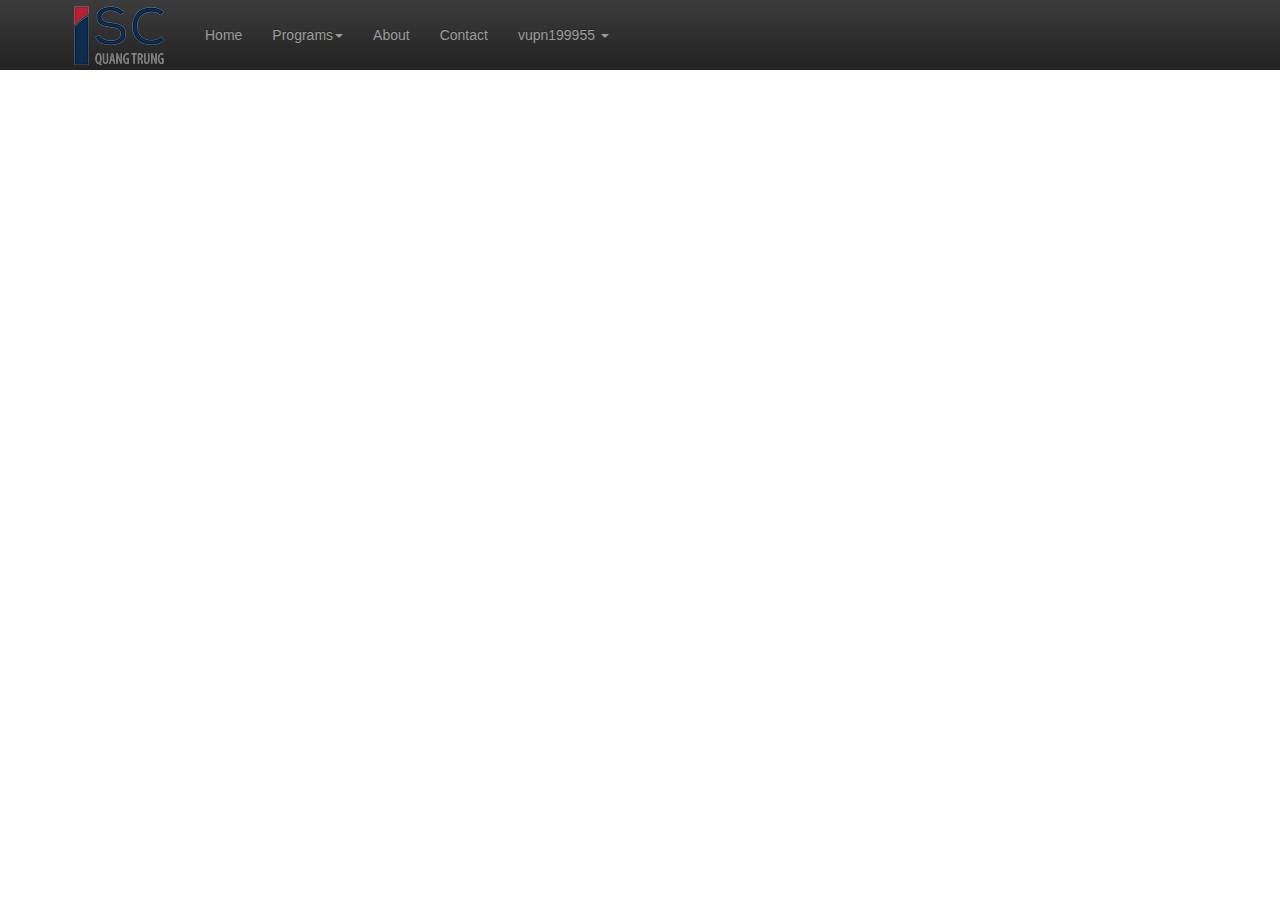
<file: public/index.html>
<!DOCTYPE html>
<html lang="en">

<head>
  <meta charset="utf-8">
  <meta http-equiv="X-UA-Compatible" content="IE=edge">
  <meta name="viewport" content="width=device-width, initial-scale=1">
  <!-- The above 3 meta tags *must* come first in the head; any other head content must come *after* these tags -->
  <meta name="description" content="">
  <meta name="author" content="">

  <title>The Management of students in ISC center </title>

  <!-- Bootstrap core CSS -->
  <link href="css/bootstrap.min.css" rel="stylesheet">
  <!-- Bootstrap theme -->
  <link href="css/bootstrap-theme.min.css" rel="stylesheet">
  <link href="css/dashboard.css" rel="stylesheet">
  <!-- Custom styles for this template -->
  <link rel="stylesheet" type="text/css" href="css/jquery.dataTables.css" />
  <!-- <link rel="stylesheet" href="angular-datatables.css"> -->
  <link href="css/dialog.css" rel="stylesheet">
  <link href="css/my-style.css" rel="stylesheet">
  <link href="css/jquery-ui.css" rel="stylesheet">
  <link href="css/tooltip.css" rel="stylesheet">
  <!-- Just for debugging purposes. Don't actually copy these 2 lines! -->
  <!--[if lt IE 9]><script src="../../assets/js/ie8-responsive-file-warning.js"></script><![endif]-->

  <!-- HTML5 shim and Respond.js for IE8 support of HTML5 elements and media queries -->
  <!--[if lt IE 9]>
      <script src="https://oss.maxcdn.com/html5shiv/3.7.3/html5shiv.min.js"></script>
      <script src="https://oss.maxcdn.com/respond/1.4.2/respond.min.js"></script>
    <![endif]-->
</head>

<body ng-app="myApp">

  <div style="margin-bottom:30px;" ng-include='"page/include/header.html"'></div>
  <!-- <div ng-include='"page/include/menu-trai.html"'></div> -->
  <div class="container">
    <ng-view></ng-view>
  </div>
  <script src="js/jquery.min.js"></script>
  <script src="js/jquery-ui.js"></script>
  <script src="js/angular.min.js"></script>
  <script src="js/jquery.dataTables.min.js"></script>
   <script src="js/angular-messages.min.js"></script>
  <script src="js/angular-route.min.js"></script>
  <script src="js/bootstrap.min.js"></script>
  <script src="scripts/app.js"></script>
  <script src="scripts/controller/TH_controller.js"></script>
  <script src="scripts/controller/CTH_controller.js"></script>
  <script src="scripts/controller/TV_controller.js"></script>
  <script src="scripts/controller/MH_controller.js"></script>
  <script src="scripts/controller/KH_controller.js"></script>
  <script src="scripts/controller/vnito_controller.js"></script>
  <script src="scripts/directive/ngMessages.js"></script>

</body>

</html>
</file>
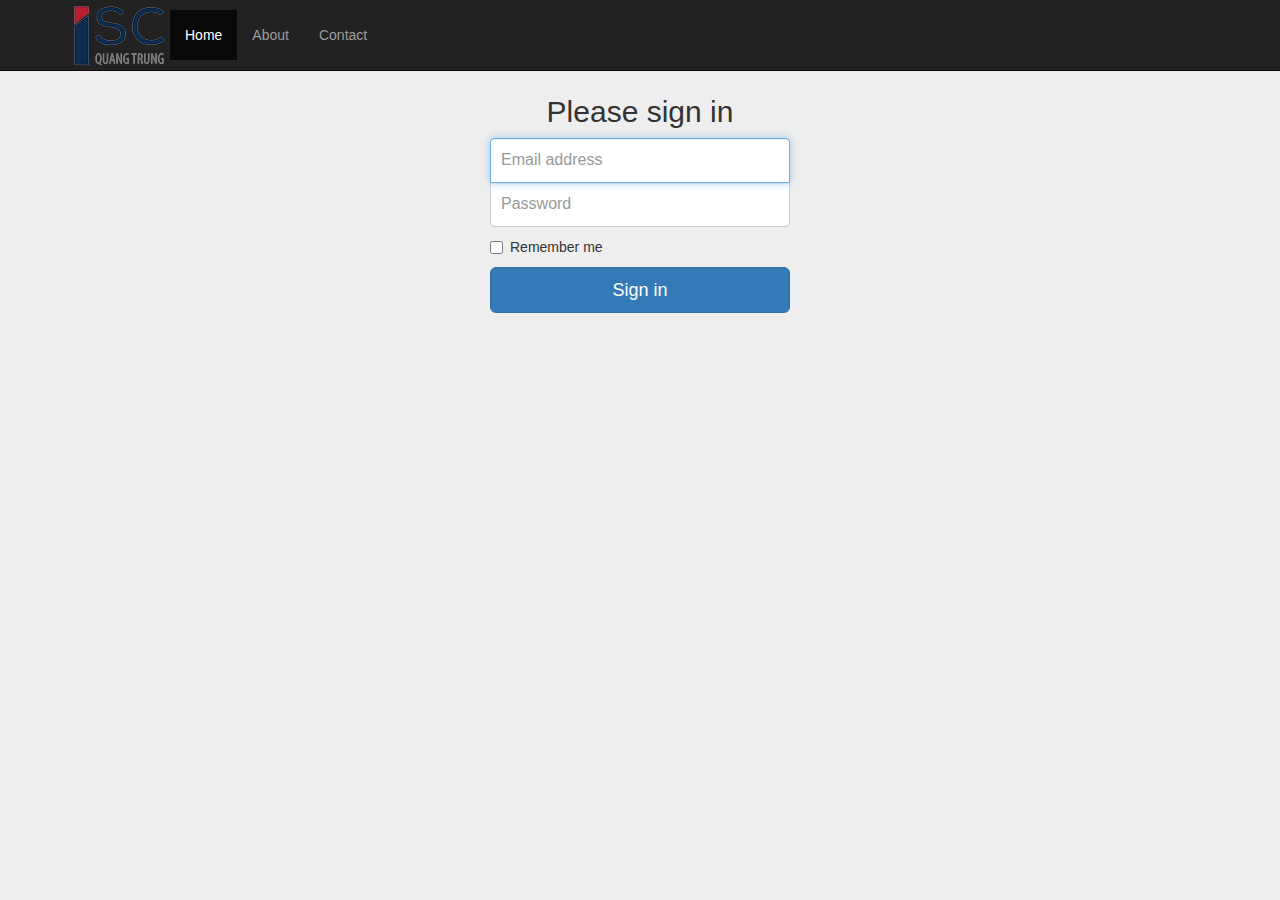
<file: public/login.html>
<!DOCTYPE html>
<html lang="en">
  <head>
    <meta charset="utf-8">
    <meta http-equiv="X-UA-Compatible" content="IE=edge">
    <meta name="viewport" content="width=device-width, initial-scale=1">
    <!-- The above 3 meta tags *must* come first in the head; any other head content must come *after* these tags -->
    <meta name="description" content="">
    <meta name="author" content="">
    <link rel="icon" href="../../favicon.ico">

    <title>Login ISC</title>

    <!-- Bootstrap core CSS -->
    <link href="css/bootstrap.min.css" rel="stylesheet">

    <!-- IE10 viewport hack for Surface/desktop Windows 8 bug -->
    <link href="css/ie10-viewport-bug-workaround.css" rel="stylesheet">

    <!-- Custom styles for this template -->
    <link href="css/signin.css" rel="stylesheet">
    <link href="css/my-style.css" rel="stylesheet">

    <!-- Just for debugging purposes. Don't actually copy these 2 lines! -->
    <!--[if lt IE 9]><script src="../../assets/js/ie8-responsive-file-warning.js"></script><![endif]-->
    <script src="js/ie-emulation-modes-warning.js"></script>

    <!-- HTML5 shim and Respond.js for IE8 support of HTML5 elements and media queries -->
    <!--[if lt IE 9]>
      <script src="https://oss.maxcdn.com/html5shiv/3.7.3/html5shiv.min.js"></script>
      <script src="https://oss.maxcdn.com/respond/1.4.2/respond.min.js"></script>
    <![endif]-->
  </head>

  <body>
    <nav class="navbar navbar-inverse navbar-fixed-top">
      <div class="container">
        <div class="navbar-header">
          <button type="button" class="navbar-toggle collapsed" data-toggle="collapse" data-target="#navbar" aria-expanded="false" aria-controls="navbar">
            <span class="sr-only">Toggle navigation</span>
            <span class="icon-bar"></span>
            <span class="icon-bar"></span>
            <span class="icon-bar"></span>
          </button>
          <img src="logo/isc-logo.png"/>
        </div>
        <div id="navbar" class="header collapse navbar-collapse">
          <ul class="nav navbar-nav">
            <li class="active"><a href="#">Home</a></li>
            <li><a href="#about">About</a></li>
            <li><a href="#contact">Contact</a></li>
          </ul>
        </div><!--/.nav-collapse -->
      </div>
    </nav>
    <div class="container login-form">
      <div class="col-md-8 col-md-offset-2 text-center">
        <span></span>
      </div>
      <form class="form-signin">
        <h2 class="form-signin-heading text-center">Please sign in</h2>
        <label for="inputEmail" class="sr-only">Email address</label>
        <input type="email" id="inputEmail" class="form-control" placeholder="Email address" required autofocus>
        <label for="inputPassword" class="sr-only">Password</label>
        <input type="password" id="inputPassword" class="form-control" placeholder="Password" required>
        <div class="checkbox">
          <label>
            <input type="checkbox" value="remember-me"> Remember me
          </label>
        </div>
        <button class="btn btn-lg btn-primary btn-block" type="submit">Sign in</button>
      </form>

    </div> <!-- /container -->


    <!-- IE10 viewport hack for Surface/desktop Windows 8 bug -->
    <script src="js/ie10-viewport-bug-workaround.js"></script>
  </body>
</html>
</file>
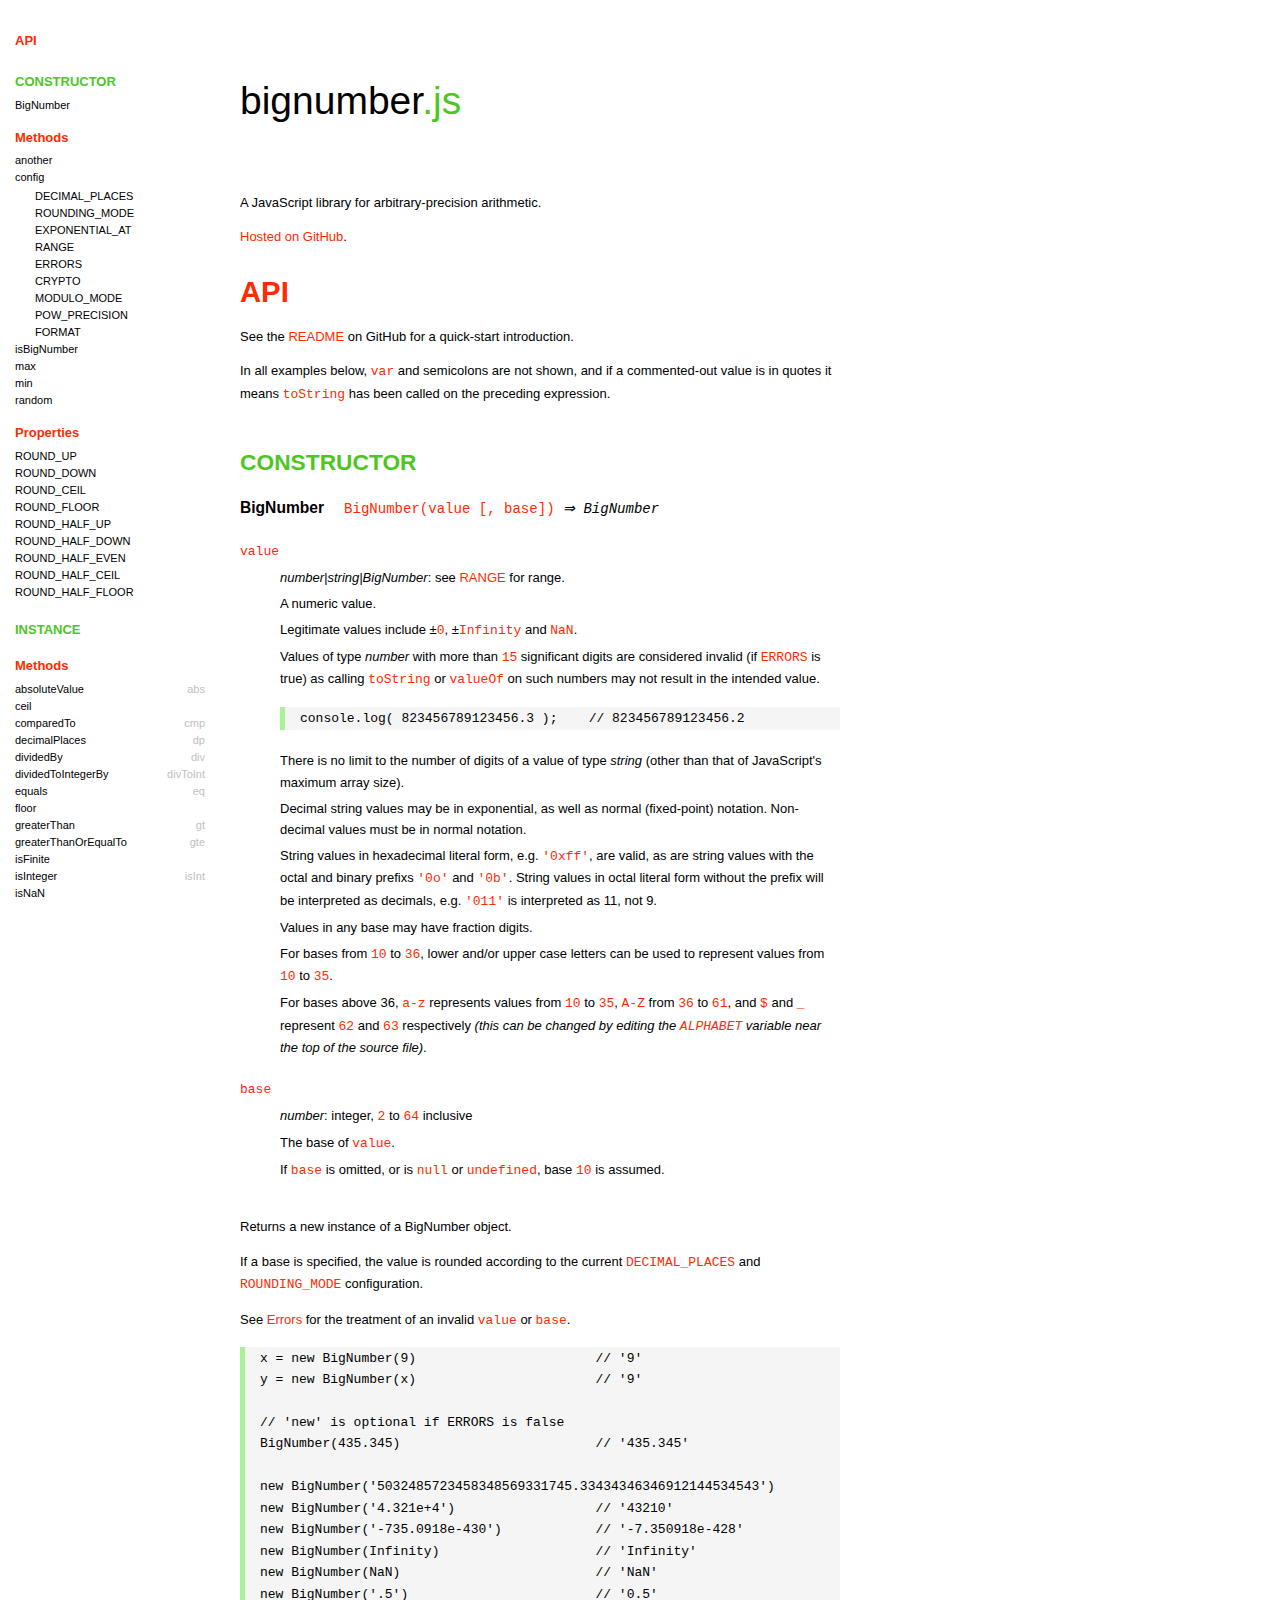
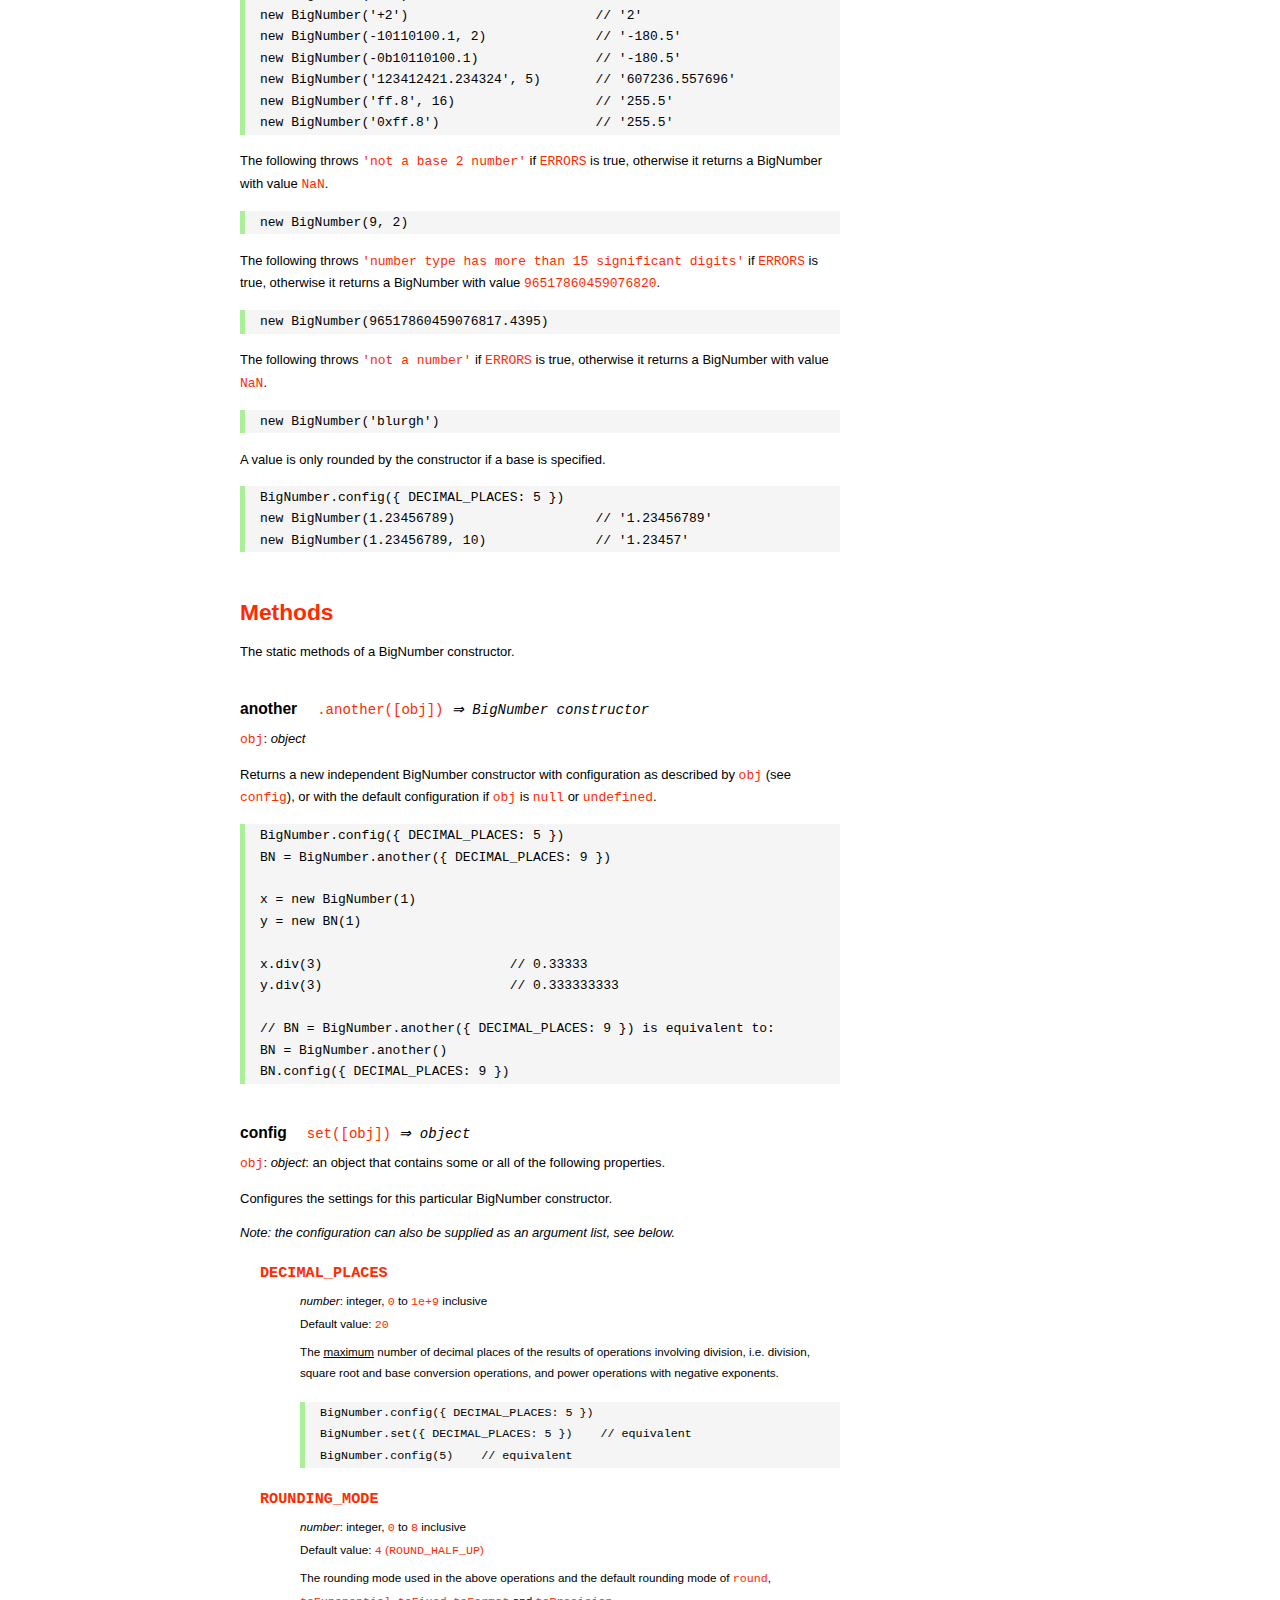
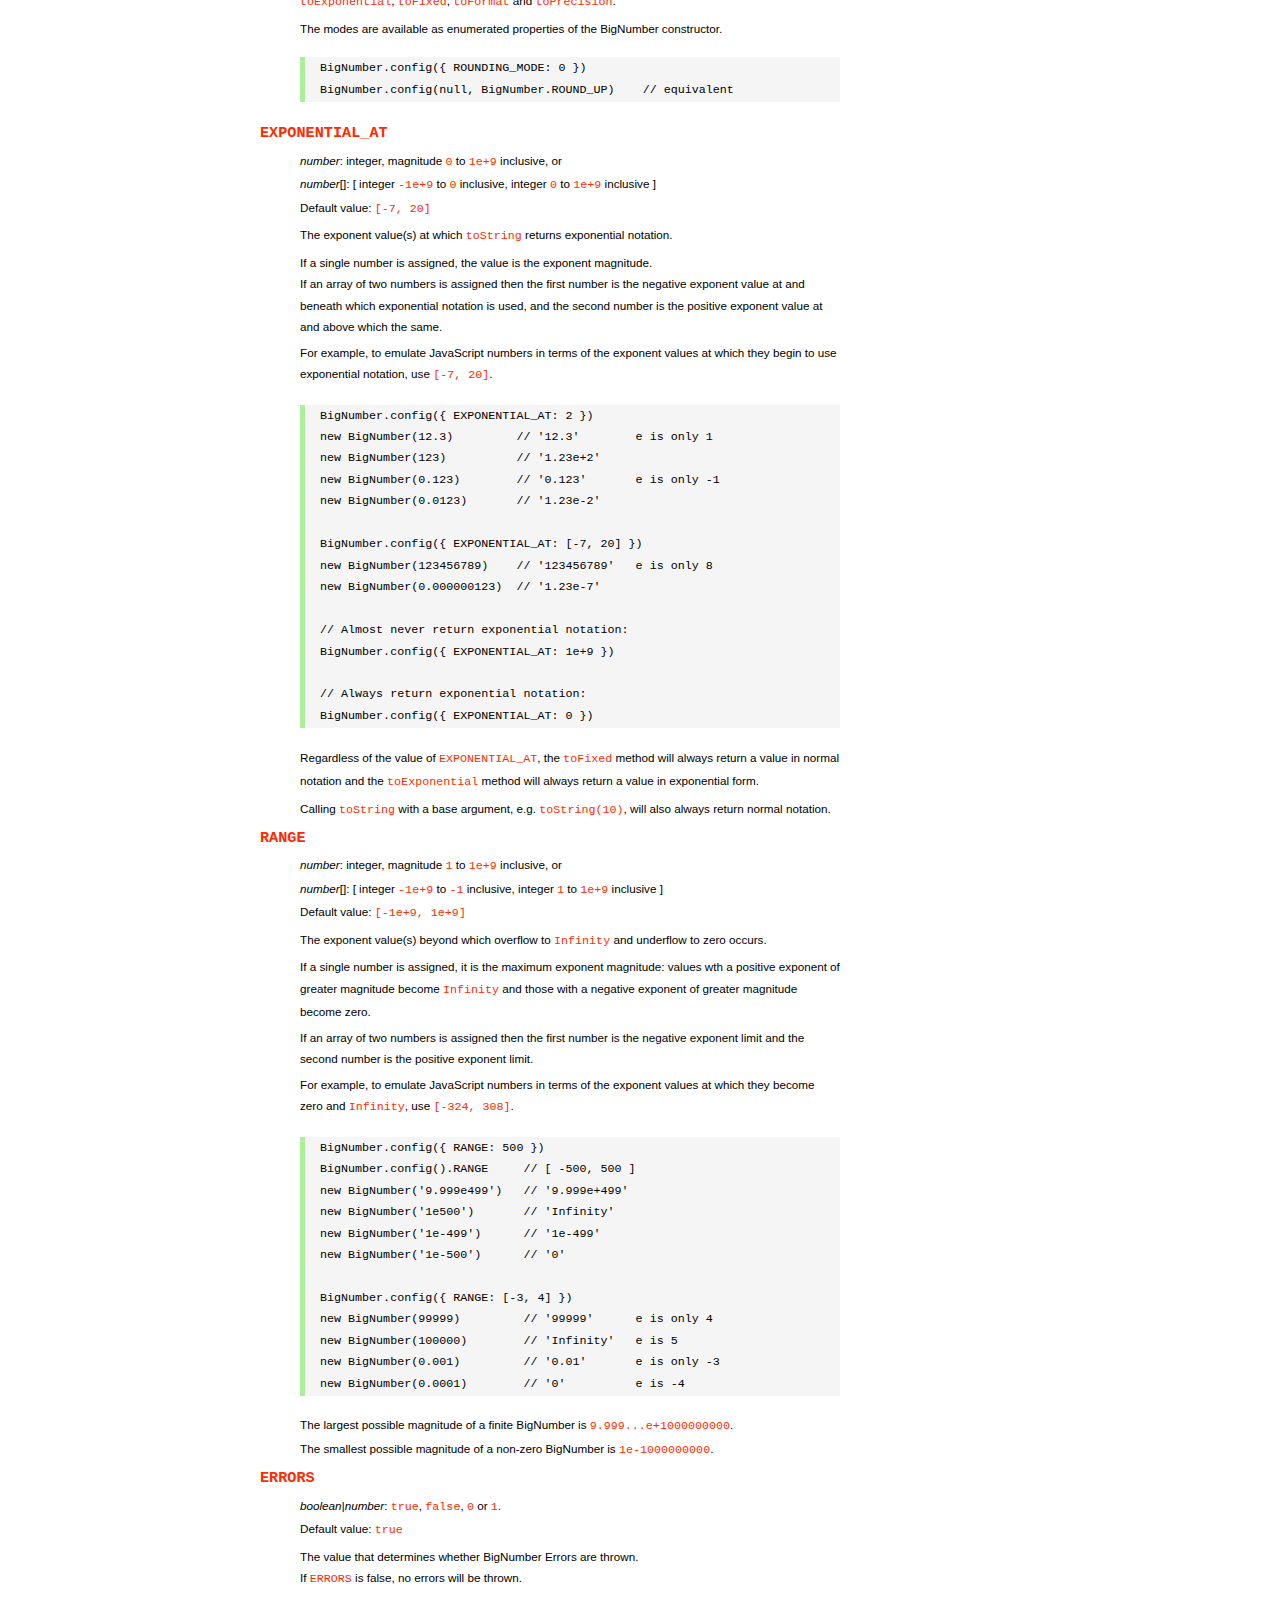
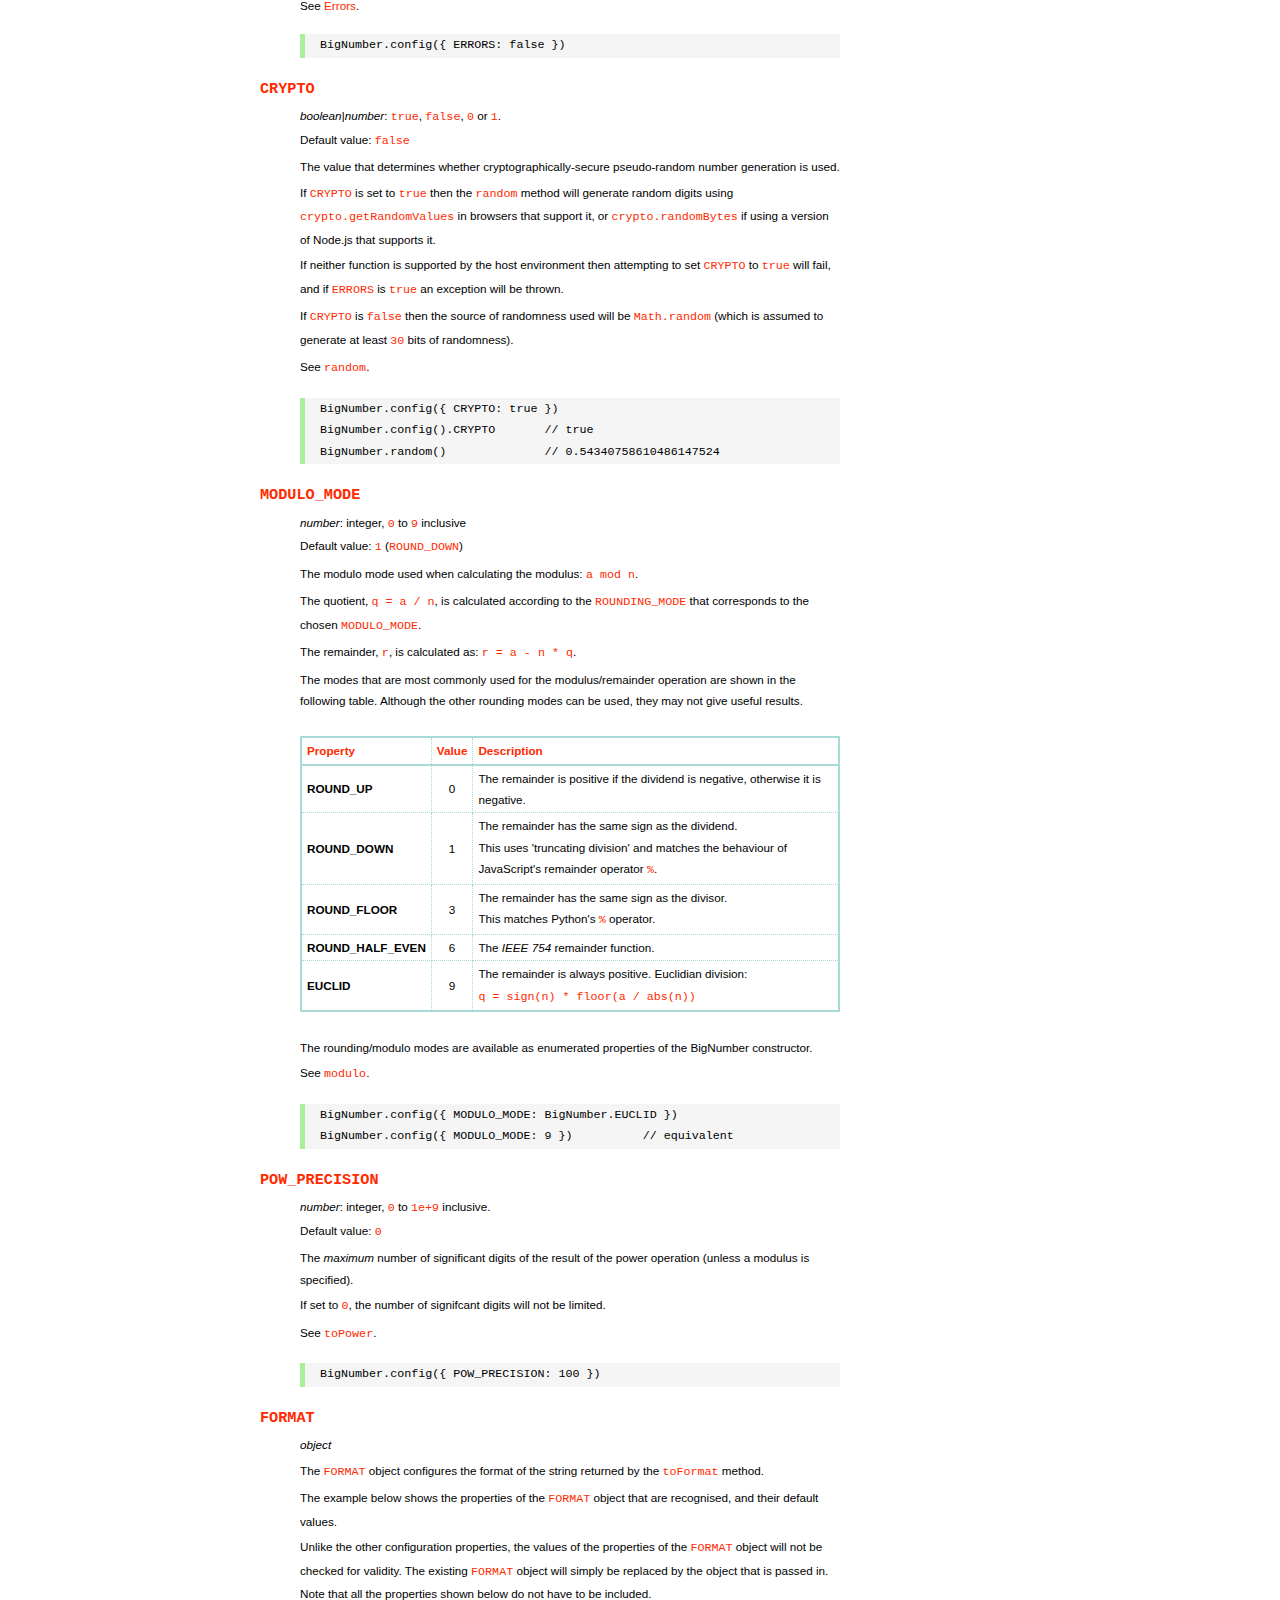
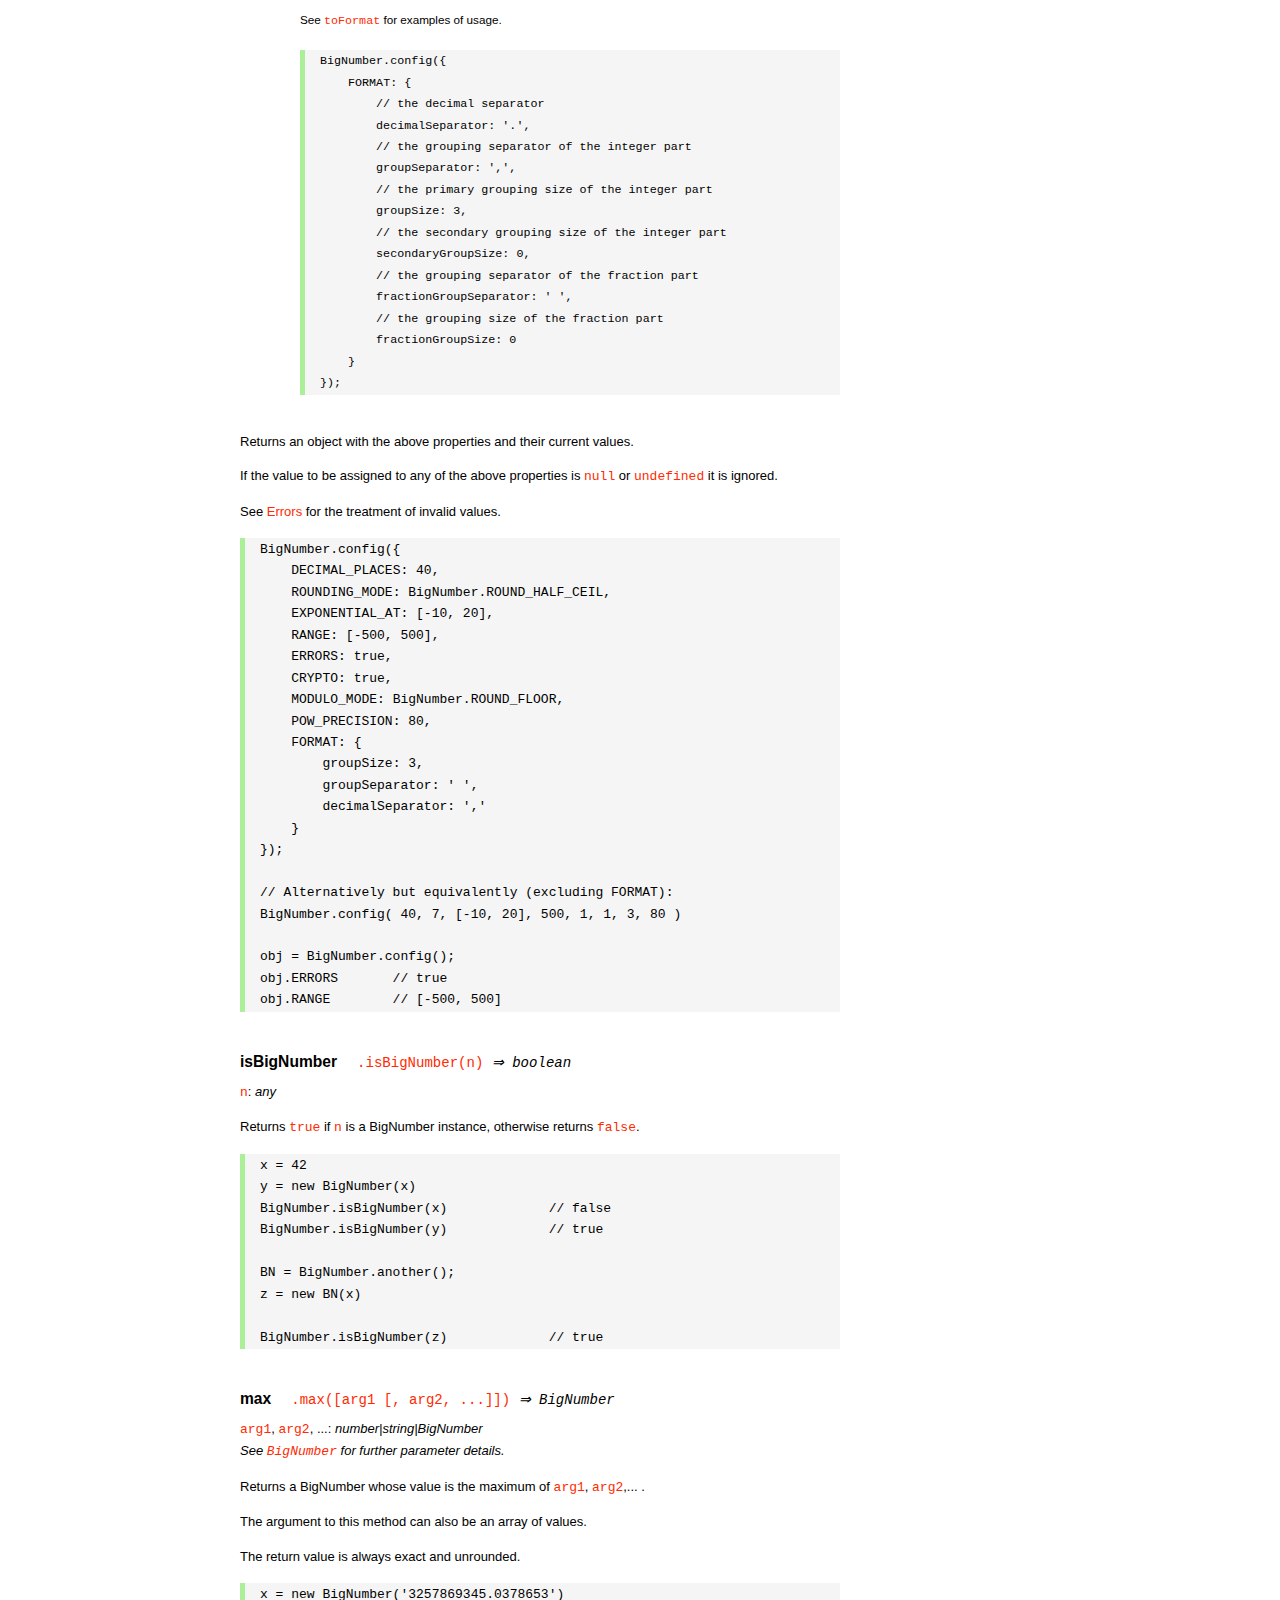
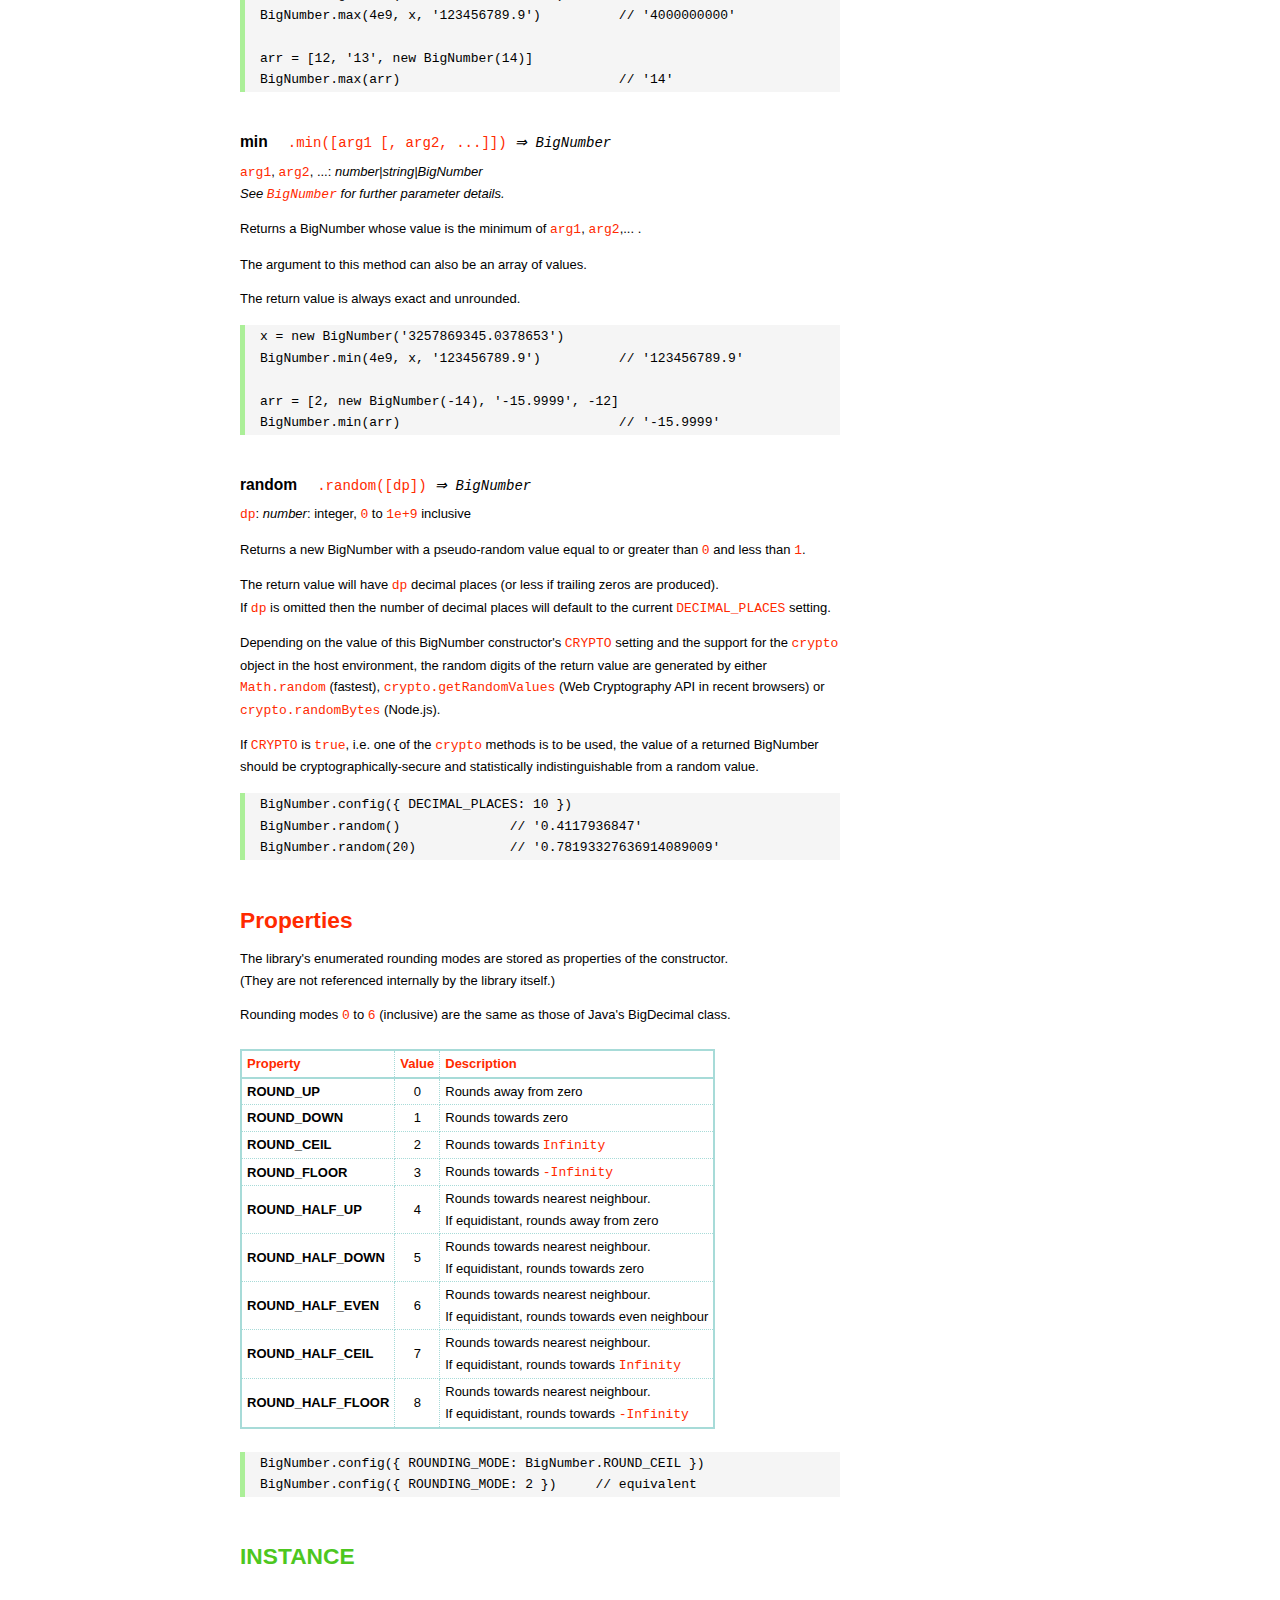
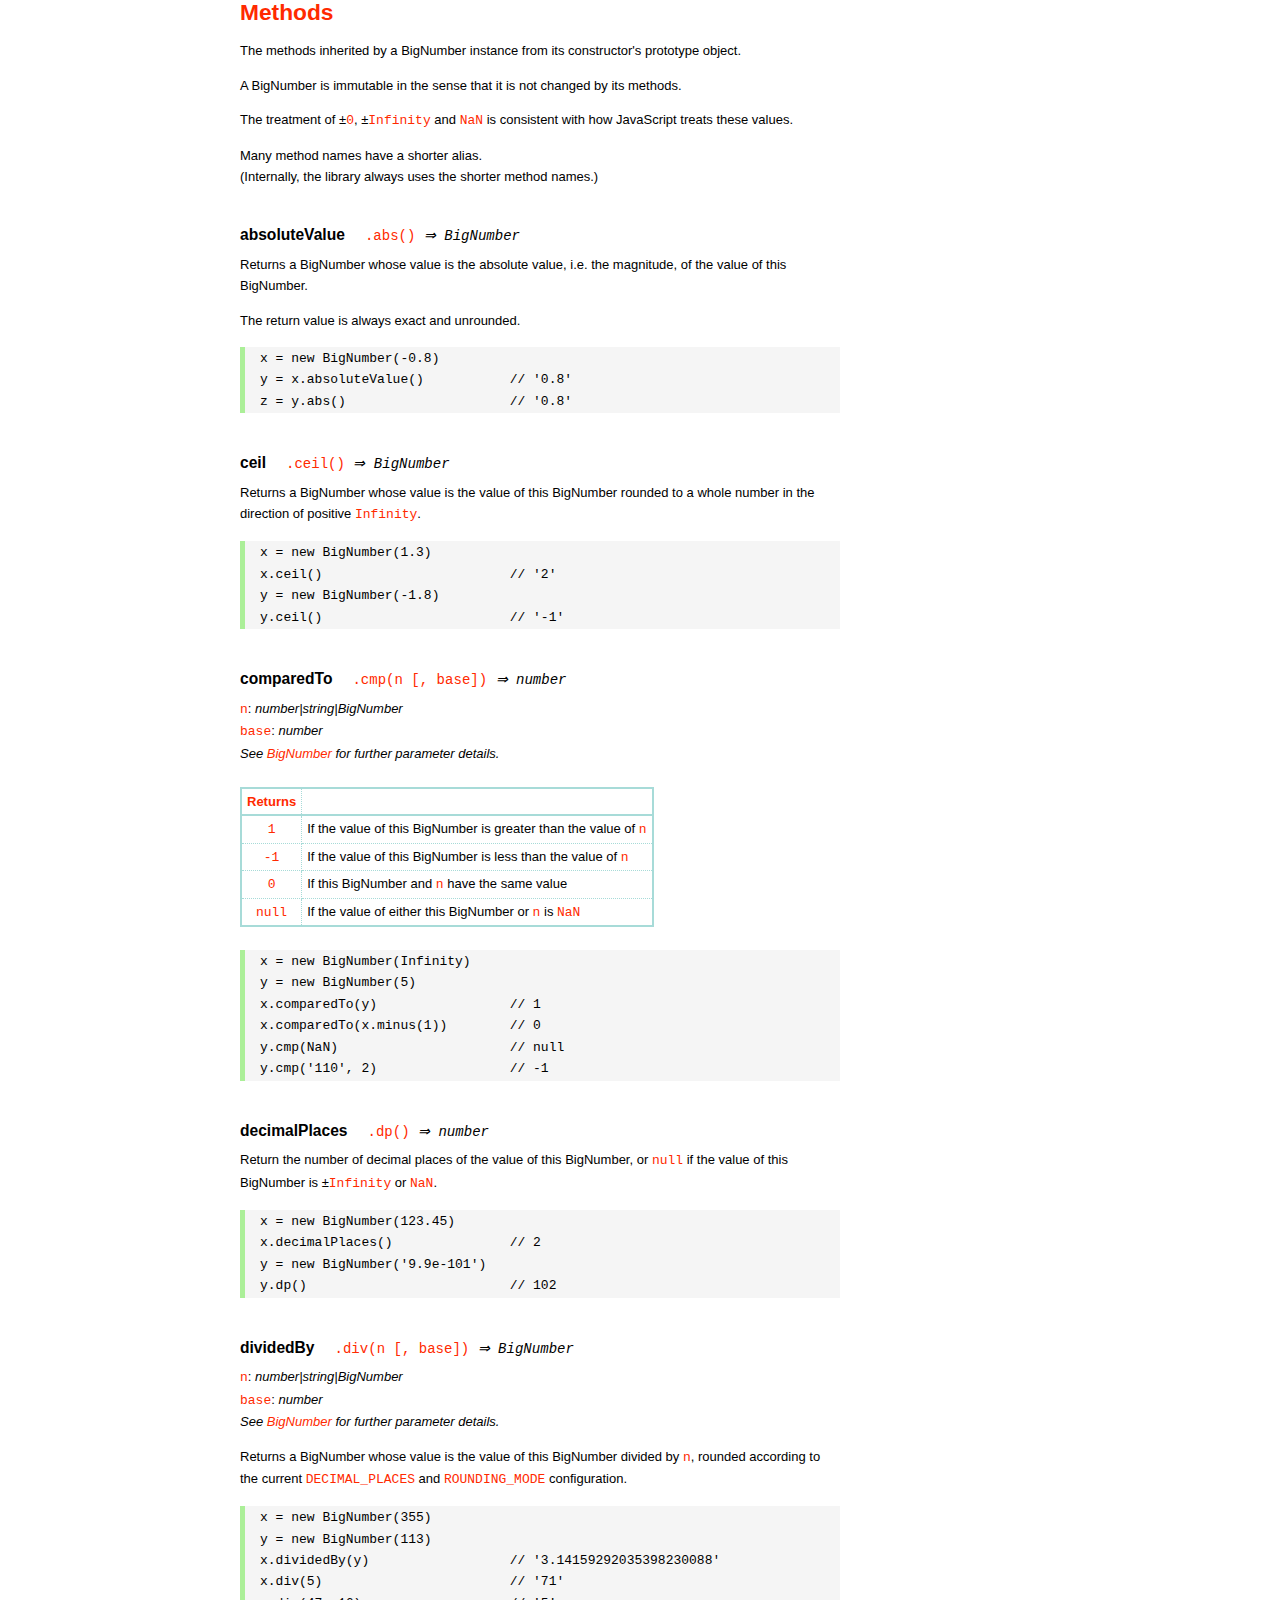
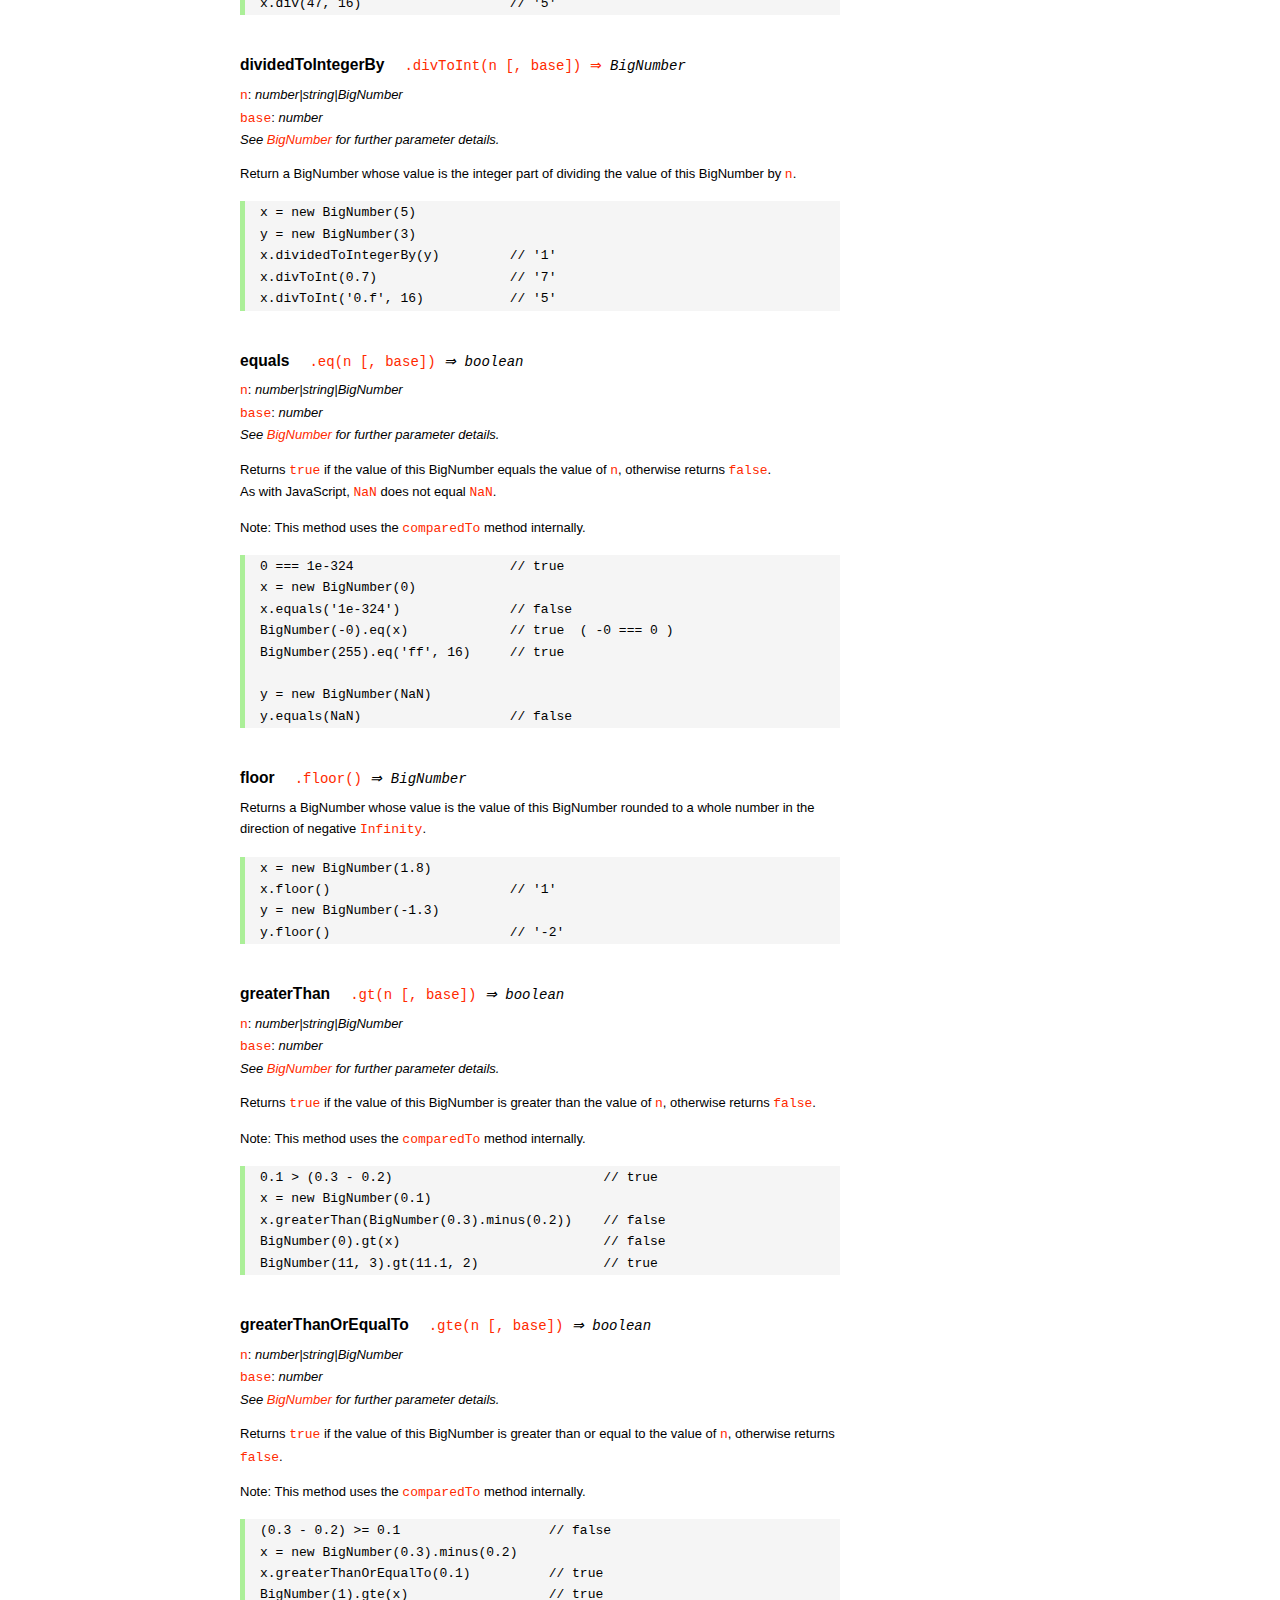
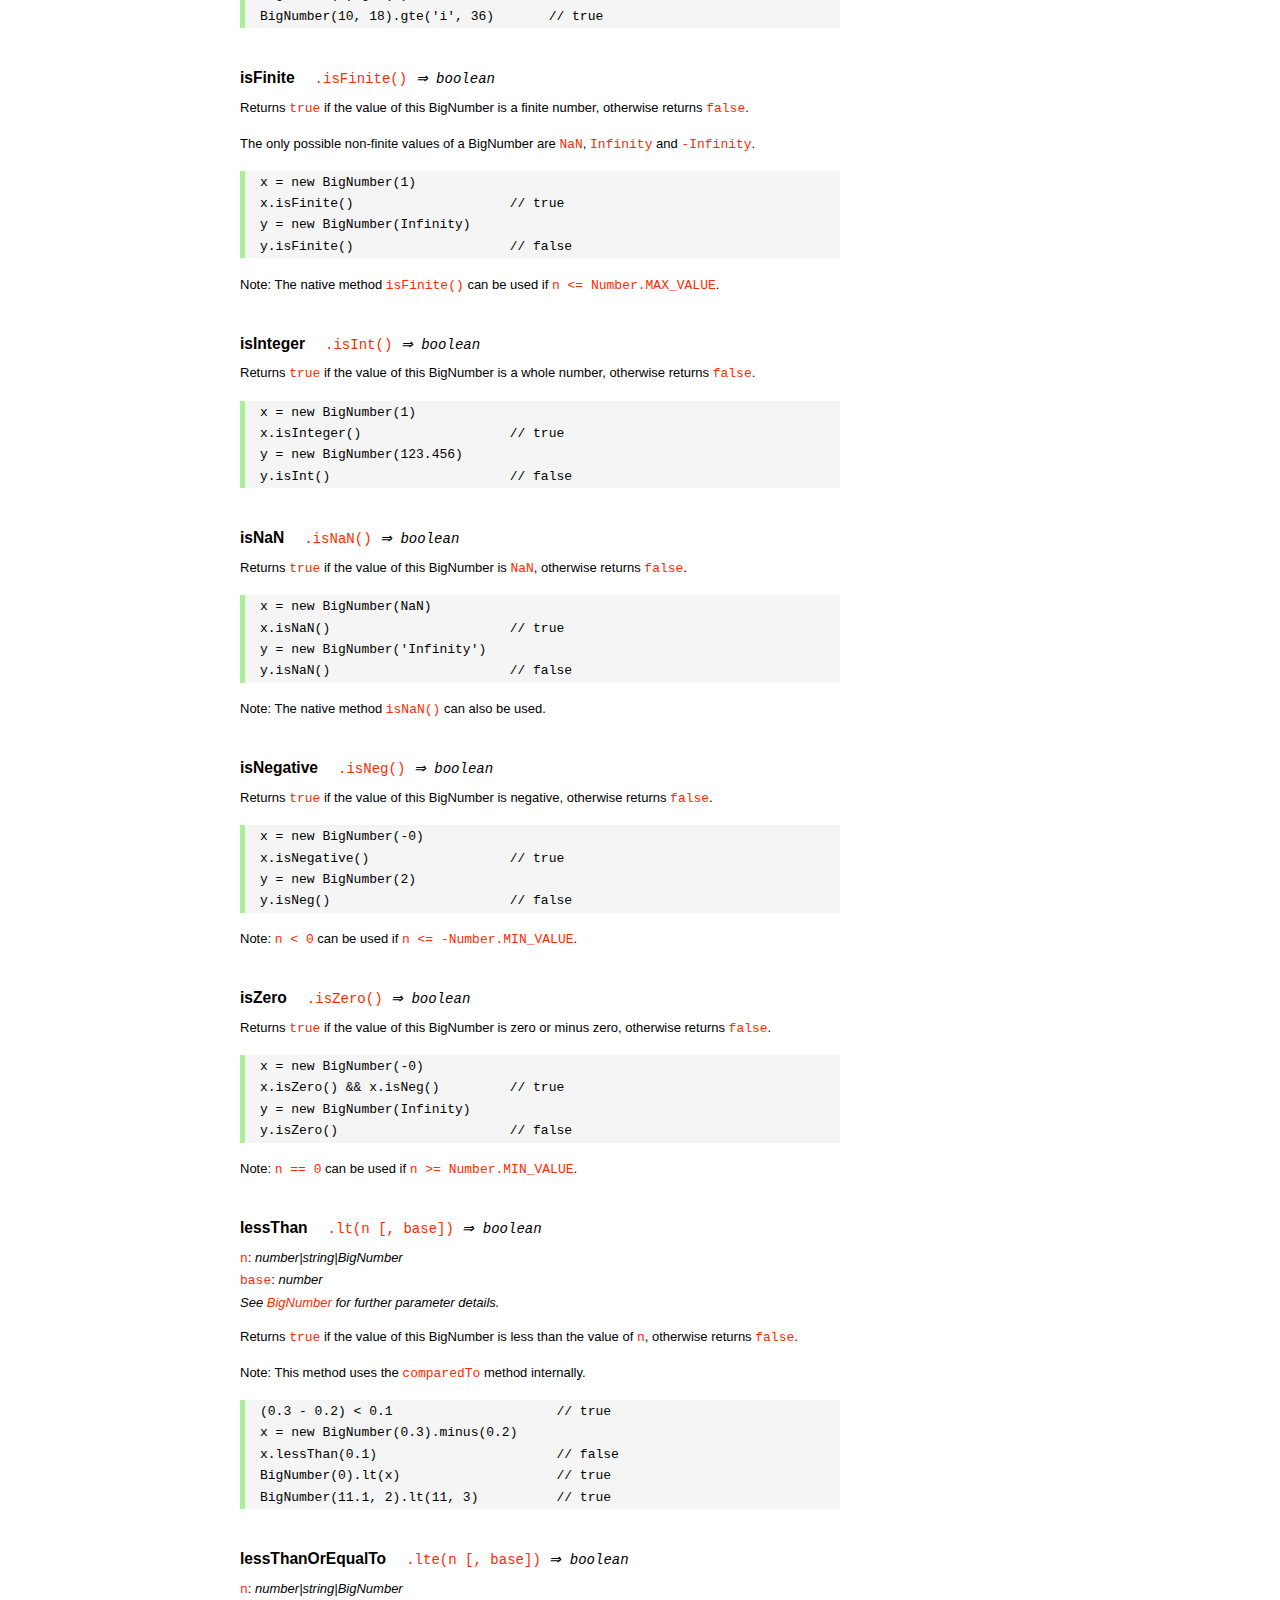
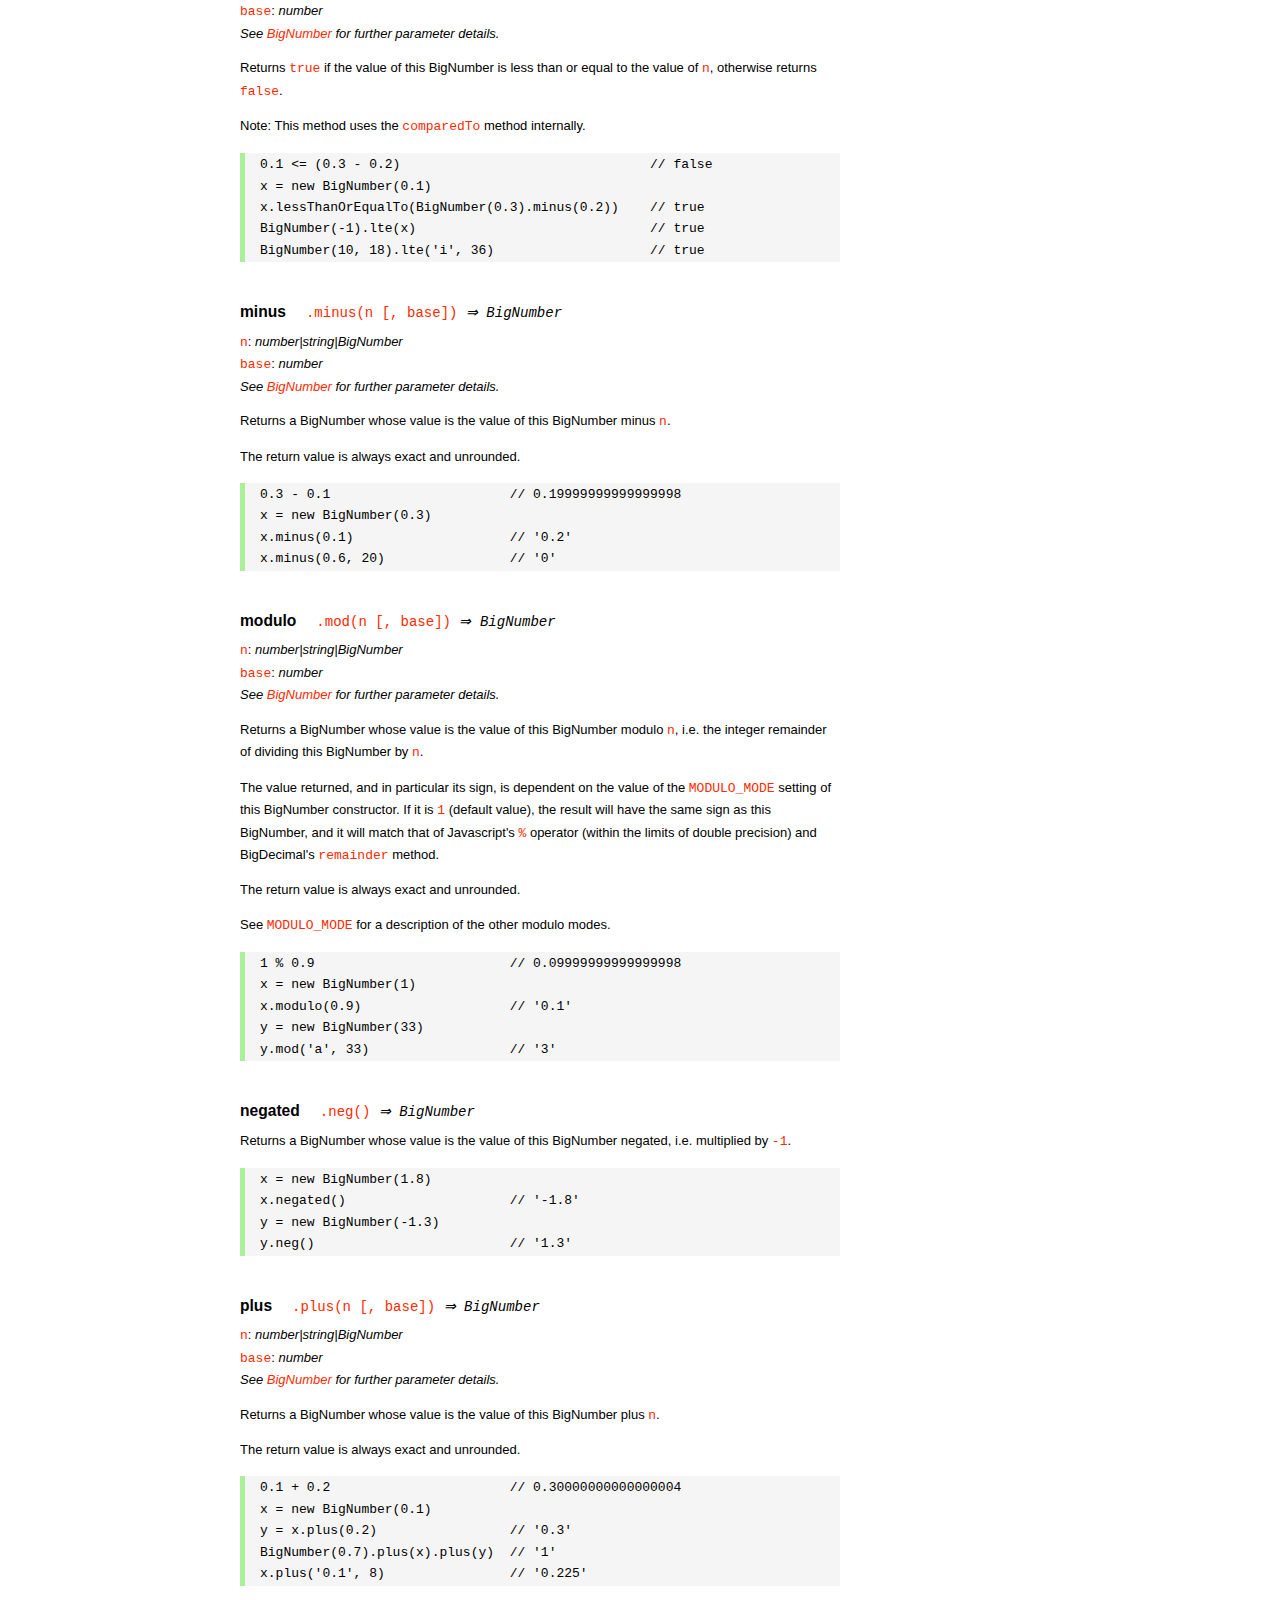
<file: node_modules/bignumber.js/doc/API.html>
<!DOCTYPE HTML>
<html>
<head>
<meta charset="utf-8">
<meta http-equiv="X-UA-Compatible" content="IE=edge">
<meta name="Author" content="M Mclaughlin">
<title>bignumber.js API</title>
<style>
html{font-size:100%}
body{background:#fff;font-family:"Helvetica Neue",Helvetica,Arial,sans-serif;font-size:13px;
  line-height:1.65em;min-height:100%;margin:0}
body,i{color:#000}
.nav{background:#fff;position:fixed;top:0;bottom:0;left:0;width:200px;overflow-y:auto;
  padding:15px 0 30px 15px}
div.container{width:600px;margin:50px 0 50px 240px}
p{margin:0 0 1em;width:600px}
pre,ul{margin:1em 0}
h1,h2,h3,h4,h5{margin:0;padding:1.5em 0 0}
h1,h2{padding:.75em 0}
!h1{font:400 3em Consolas,monaco,monospace;color:#000;margin-bottom:1em}
h1{font:400 3em Verdana,sans-serif;color:#000;margin-bottom:1em}
h2{font-size:2.25em;color:#ff2a00}
h3{font-size:1.75em;color:#4dc71f}
h4{font-size:1.75em;color:#ff2a00;padding-bottom:.75em}
h5{font-size:1.2em;margin-bottom:.4em}
h6{font-size:1.1em;margin-bottom:0.8em;padding:0.5em 0}
dd{padding-top:.35em}
dt{padding-top:.5em}
b{font-weight:700}
dt b{font-size:1.3em}
a,a:visited{color:#ff2a00;text-decoration:none}
a:active,a:hover{outline:0;text-decoration:underline}
.nav a,.nav b,.nav a:visited{display:block;color:#ff2a00;font-weight:700; margin-top:15px}
.nav b{color:#4dc71f;margin-top:20px;cursor:default;width:auto}
ul{list-style-type:none;padding:0 0 0 20px}
.nav ul{line-height:14px;padding-left:0;margin:5px 0 0}
.nav ul a,.nav ul a:visited,span{display:inline;color:#000;font-family:Verdana,Geneva,sans-serif;
  font-size:11px;font-weight:400;margin:0}
.inset,ul.inset{margin-left:20px}
.inset{font-size:.9em}
.nav li{width:auto;margin:0 0 3px}
.alias{font-style:italic;margin-left:20px}
table{border-collapse:collapse;border-spacing:0;border:2px solid #a7dbd8;margin:1.75em 0;padding:0}
td,th{text-align:left;margin:0;padding:2px 5px;border:1px dotted #a7dbd8}
th{border-top:2px solid #a7dbd8;border-bottom:2px solid #a7dbd8;color:#ff2a00}
code,pre{font-family:Consolas, monaco, monospace;font-weight:400}
pre{background:#f5f5f5;white-space:pre-wrap;word-wrap:break-word;border-left:5px solid #abef98;
  padding:1px 0 1px 15px;margin:1.2em 0}
code,.nav-title{color:#ff2a00}
.end{margin-bottom:25px}
.centre{text-align:center}
.error-table{font-size:13px;width:100%}
#faq{margin:3em 0 0}
li span{float:right;margin-right:10px;color:#c0c0c0}
#js{font:inherit;color:#4dc71f}
</style>
</head>
<body>

  <div class="nav">

    <a class='nav-title' href="#">API</a>

    <b> CONSTRUCTOR </b>
    <ul>
      <li><a href="#bignumber">BigNumber</a></li>
    </ul>

    <a href="#methods">Methods</a>
    <ul>
      <li><a href="#another">another</a></li>
      <li><a href="#config" >config</a></li>
      <li>
        <ul class="inset">
          <li><a href="#decimal-places">DECIMAL_PLACES</a></li>
          <li><a href="#rounding-mode" >ROUNDING_MODE</a></li>
          <li><a href="#exponential-at">EXPONENTIAL_AT</a></li>
          <li><a href="#range"         >RANGE</a></li>
          <li><a href="#errors"        >ERRORS</a></li>
          <li><a href="#crypto"        >CRYPTO</a></li>
          <li><a href="#modulo-mode"   >MODULO_MODE</a></li>
          <li><a href="#pow-precision" >POW_PRECISION</a></li>
          <li><a href="#format"        >FORMAT</a></li>
        </ul>
      </li>
      <li><a href="#is-bignumber">isBigNumber</a></li>
      <li><a href="#max">max</a></li>
      <li><a href="#min">min</a></li>
      <li><a href="#random">random</a></li>
    </ul>

    <a href="#constructor-properties">Properties</a>
    <ul>
      <li><a href="#round-up"        >ROUND_UP</a></li>
      <li><a href="#round-down"      >ROUND_DOWN</a></li>
      <li><a href="#round-ceil"      >ROUND_CEIL</a></li>
      <li><a href="#round-floor"     >ROUND_FLOOR</a></li>
      <li><a href="#round-half-up"   >ROUND_HALF_UP</a></li>
      <li><a href="#round-half-down" >ROUND_HALF_DOWN</a></li>
      <li><a href="#round-half-even" >ROUND_HALF_EVEN</a></li>
      <li><a href="#round-half-ceil" >ROUND_HALF_CEIL</a></li>
      <li><a href="#round-half-floor">ROUND_HALF_FLOOR</a></li>
    </ul>

    <b> INSTANCE </b>

    <a href="#prototype-methods">Methods</a>
    <ul>
      <li><a href="#abs"    >absoluteValue       </a><span>abs</span>     </li>
      <li><a href="#ceil"   >ceil                </a>                     </li>
      <li><a href="#cmp"    >comparedTo          </a><span>cmp</span>     </li>
      <li><a href="#dp"     >decimalPlaces       </a><span>dp</span>      </li>
      <li><a href="#div"    >dividedBy           </a><span>div</span>     </li>
      <li><a href="#divInt" >dividedToIntegerBy  </a><span>divToInt</span></li>
      <li><a href="#eq"     >equals              </a><span>eq</span>      </li>
      <li><a href="#floor"  >floor               </a>                     </li>
      <li><a href="#gt"     >greaterThan         </a><span>gt</span>      </li>
      <li><a href="#gte"    >greaterThanOrEqualTo</a><span>gte</span>     </li>
      <li><a href="#isF"    >isFinite            </a>                     </li>
      <li><a href="#isInt"  >isInteger           </a><span>isInt</span>   </li>
      <li><a href="#isNaN"  >isNaN               </a>                     </li>
      <li><a href="#isNeg"  >isNegative          </a><span>isNeg</span>   </li>
      <li><a href="#isZ"    >isZero              </a>                     </li>
      <li><a href="#lt"     >lessThan            </a><span>lt</span>      </li>
      <li><a href="#lte"    >lessThanOrEqualTo   </a><span>lte</span>     </li>
      <li><a href="#minus"  >minus               </a><span>sub</span>     </li>
      <li><a href="#mod"    >modulo              </a><span>mod</span>     </li>
      <li><a href="#neg"    >negated             </a><span>neg</span>     </li>
      <li><a href="#plus"   >plus                </a><span>add</span>     </li>
      <li><a href="#sd"     >precision           </a><span>sd</span>      </li>
      <li><a href="#round"  >round               </a>                     </li>
      <li><a href="#shift"  >shift               </a>                     </li>
      <li><a href="#sqrt"   >squareRoot          </a><span>sqrt</span>    </li>
      <li><a href="#times"  >times               </a><span>mul</span>     </li>
      <li><a href="#toD"    >toDigits            </a>                     </li>
      <li><a href="#toE"    >toExponential       </a>                     </li>
      <li><a href="#toFix"  >toFixed             </a>                     </li>
      <li><a href="#toFor"  >toFormat            </a>                     </li>
      <li><a href="#toFr"   >toFraction          </a>                     </li>
      <li><a href="#toJSON" >toJSON              </a>                     </li>
      <li><a href="#toN"    >toNumber            </a>                     </li>
      <li><a href="#pow"    >toPower             </a><span>pow</span>     </li>
      <li><a href="#toP"    >toPrecision         </a>                     </li>
      <li><a href="#toS"    >toString            </a>                     </li>
      <li><a href="#trunc"  >truncated           </a><span>trunc</span>   </li>
      <li><a href="#valueOf">valueOf             </a>                     </li>
    </ul>

    <a href="#instance-properties">Properties</a>
    <ul>
      <li><a href="#coefficient">c: coefficient</a></li>
      <li><a href="#exponent"   >e: exponent</a></li>
      <li><a href="#sign"       >s: sign</a></li>
    </ul>

    <a href="#zero-nan-infinity">Zero, NaN &amp; Infinity</a>
    <a href="#Errors">Errors</a>
    <a class='end' href="#faq">FAQ</a>

  </div>

  <div class="container">

    <h1>bignumber<span id='js'>.js</span></h1>

    <p>A JavaScript library for arbitrary-precision arithmetic.</p>
    <p><a href="https://github.com/MikeMcl/bignumber.js">Hosted on GitHub</a>. </p>

    <h2>API</h2>

    <p>
      See the <a href='https://github.com/MikeMcl/bignumber.js'>README</a> on GitHub for a
      quick-start introduction.
    </p>
    <p>
      In all examples below, <code>var</code> and semicolons are not shown, and if a commented-out
      value is in quotes it means <code>toString</code> has been called on the preceding expression.
    </p>


    <h3>CONSTRUCTOR</h3>

    <h5 id="bignumber">
      BigNumber<code class='inset'>BigNumber(value [, base]) <i>&rArr; BigNumber</i></code>
    </h5>
    <dl>
      <dt><code>value</code></dt>
      <dd>
        <i>number|string|BigNumber</i>: see <a href='#range'>RANGE</a> for
        range.
      </dd>
      <dd>
        A numeric value.
      </dd>
      <dd>
        Legitimate values include &plusmn;<code>0</code>, &plusmn;<code>Infinity</code> and
        <code>NaN</code>.
      </dd>
      <dd>
        Values of type <em>number</em> with more than <code>15</code> significant digits are
        considered invalid (if <a href='#errors'><code>ERRORS</code></a> is true) as calling
        <code><a href='#toS'>toString</a></code> or <code><a href='#valueOf'>valueOf</a></code> on
        such numbers may not result in the intended value.
        <pre>console.log( 823456789123456.3 );    // 823456789123456.2</pre>
      </dd>
      <dd>
        There is no limit to the number of digits of a value of type <em>string</em> (other than
        that of JavaScript's maximum array size).
      </dd>
      <dd>
        Decimal string values may be in exponential, as well as normal (fixed-point) notation.
        Non-decimal values must be in normal notation.
      </dd>
      <dd>
        String values in hexadecimal literal form, e.g. <code>'0xff'</code>, are valid, as are
        string values with the octal and binary prefixs <code>'0o'</code> and <code>'0b'</code>.
        String values in octal literal form without the prefix will be interpreted as
        decimals, e.g. <code>'011'</code> is interpreted as 11, not 9.
      </dd>
      <dd>Values in any base may have fraction digits.</dd>
      <dd>
        For bases from <code>10</code> to <code>36</code>, lower and/or upper case letters can be
        used to represent values from <code>10</code> to <code>35</code>.
      </dd>
      <dd>
        For bases above 36, <code>a-z</code> represents values from <code>10</code> to
        <code>35</code>, <code>A-Z</code> from <code>36</code> to <code>61</code>, and
        <code>$</code> and <code>_</code> represent <code>62</code> and <code>63</code> respectively
        <i>(this can be changed by editing the <code>ALPHABET</code> variable near the top of the
        source file)</i>.
      </dd>
    </dl>
    <dl>
      <dt><code>base</code></dt>
      <dd>
        <i>number</i>: integer, <code>2</code> to <code>64</code> inclusive
      </dd>
      <dd>The base of <code>value</code>.</dd>
      <dd>
        If <code>base</code> is omitted, or is <code>null</code> or <code>undefined</code>, base
        <code>10</code> is assumed.
      </dd>
    </dl>
    <br />
    <p>Returns a new instance of a BigNumber object.</p>
    <p>
      If a base is specified, the value is rounded according to
      the current <a href='#decimal-places'><code>DECIMAL_PLACES</code></a> and
      <a href='#rounding-mode'><code>ROUNDING_MODE</code></a> configuration.
    </p>
    <p>
      See <a href='#Errors'>Errors</a> for the treatment of an invalid <code>value</code> or
      <code>base</code>.
    </p>
    <pre>
x = new BigNumber(9)                       // '9'
y = new BigNumber(x)                       // '9'

// 'new' is optional if ERRORS is false
BigNumber(435.345)                         // '435.345'

new BigNumber('5032485723458348569331745.33434346346912144534543')
new BigNumber('4.321e+4')                  // '43210'
new BigNumber('-735.0918e-430')            // '-7.350918e-428'
new BigNumber(Infinity)                    // 'Infinity'
new BigNumber(NaN)                         // 'NaN'
new BigNumber('.5')                        // '0.5'
new BigNumber('+2')                        // '2'
new BigNumber(-10110100.1, 2)              // '-180.5'
new BigNumber(-0b10110100.1)               // '-180.5'
new BigNumber('123412421.234324', 5)       // '607236.557696'
new BigNumber('ff.8', 16)                  // '255.5'
new BigNumber('0xff.8')                    // '255.5'</pre>
    <p>
      The following throws <code>'not a base 2 number'</code> if
      <a href='#errors'><code>ERRORS</code></a> is true, otherwise it returns a BigNumber with value
      <code>NaN</code>.
    </p>
    <pre>new BigNumber(9, 2)</pre>
    <p>
      The following throws <code>'number type has more than 15 significant digits'</code> if
      <a href='#errors'><code>ERRORS</code></a> is true, otherwise it returns a BigNumber with value
      <code>96517860459076820</code>.
    </p>
    <pre>new BigNumber(96517860459076817.4395)</pre>
    <p>
      The following throws <code>'not a number'</code> if <a href='#errors'><code>ERRORS</code></a>
      is true, otherwise it returns a BigNumber with value <code>NaN</code>.
    </p>
    <pre>new BigNumber('blurgh')</pre>
    <p>
      A value is only rounded by the constructor if a base is specified.
    </p>
    <pre>BigNumber.config({ DECIMAL_PLACES: 5 })
new BigNumber(1.23456789)                  // '1.23456789'
new BigNumber(1.23456789, 10)              // '1.23457'</pre>



    <h4 id="methods">Methods</h4>
     <p>The static methods of a BigNumber constructor.</p>




    <h5 id="another">
       another<code class='inset'>.another([obj]) <i>&rArr; BigNumber constructor</i></code>
    </h5>
    <p><code>obj</code>: <i>object</i></p>
    <p>
      Returns a new independent BigNumber constructor with configuration as described by
      <code>obj</code> (see <a href='#config'><code>config</code></a>), or with the default
      configuration if <code>obj</code> is <code>null</code> or <code>undefined</code>.
    </p>
    <pre>BigNumber.config({ DECIMAL_PLACES: 5 })
BN = BigNumber.another({ DECIMAL_PLACES: 9 })

x = new BigNumber(1)
y = new BN(1)

x.div(3)                        // 0.33333
y.div(3)                        // 0.333333333

// BN = BigNumber.another({ DECIMAL_PLACES: 9 }) is equivalent to:
BN = BigNumber.another()
BN.config({ DECIMAL_PLACES: 9 })</pre>



    <h5 id="config">config<code class='inset'>set([obj]) <i>&rArr; object</i></code></h5>
    <p>
      <code>obj</code>: <i>object</i>: an object that contains some or all of the following
      properties.
    </p>
    <p>Configures the settings for this particular BigNumber constructor.</p>
    <p><i>Note: the configuration can also be supplied as an argument list, see below.</i></p>
    <dl class='inset'>
      <dt id="decimal-places"><code><b>DECIMAL_PLACES</b></code></dt>
      <dd>
        <i>number</i>: integer, <code>0</code> to <code>1e+9</code> inclusive<br />
        Default value: <code>20</code>
      </dd>
      <dd>
        The <u>maximum</u> number of decimal places of the results of operations involving
        division, i.e. division, square root and base conversion operations, and power
        operations with negative exponents.<br />
      </dd>
      <dd>
      <pre>BigNumber.config({ DECIMAL_PLACES: 5 })
BigNumber.set({ DECIMAL_PLACES: 5 })    // equivalent
BigNumber.config(5)    // equivalent</pre>
      </dd>



      <dt id="rounding-mode"><code><b>ROUNDING_MODE</b></code></dt>
      <dd>
        <i>number</i>: integer, <code>0</code> to <code>8</code> inclusive<br />
        Default value: <code>4</code> <a href="#round-half-up">(<code>ROUND_HALF_UP</code>)</a>
      </dd>
      <dd>
        The rounding mode used in the above operations and the default rounding mode of
        <a href='#round'><code>round</code></a>,
        <a href='#toE'><code>toExponential</code></a>,
        <a href='#toFix'><code>toFixed</code></a>,
        <a href='#toFor'><code>toFormat</code></a> and
        <a href='#toP'><code>toPrecision</code></a>.
      </dd>
      <dd>The modes are available as enumerated properties of the BigNumber constructor.</dd>
       <dd>
      <pre>BigNumber.config({ ROUNDING_MODE: 0 })
BigNumber.config(null, BigNumber.ROUND_UP)    // equivalent</pre>
        </dd>



      <dt id="exponential-at"><code><b>EXPONENTIAL_AT</b></code></dt>
      <dd>
        <i>number</i>: integer, magnitude <code>0</code> to <code>1e+9</code> inclusive, or
        <br />
        <i>number</i>[]: [ integer <code>-1e+9</code> to <code>0</code> inclusive, integer
        <code>0</code> to <code>1e+9</code> inclusive ]<br />
        Default value: <code>[-7, 20]</code>
      </dd>
      <dd>
        The exponent value(s) at which <code>toString</code> returns exponential notation.
      </dd>
      <dd>
        If a single number is assigned, the value is the exponent magnitude.<br />
        If an array of two numbers is assigned then the first number is the negative exponent
        value at and beneath which exponential notation is used, and the second number is the
        positive exponent value at and above which the same.
      </dd>
      <dd>
        For example, to emulate JavaScript numbers in terms of the exponent values at which they
        begin to use exponential notation, use <code>[-7, 20]</code>.
      </dd>
      <dd>
      <pre>BigNumber.config({ EXPONENTIAL_AT: 2 })
new BigNumber(12.3)         // '12.3'        e is only 1
new BigNumber(123)          // '1.23e+2'
new BigNumber(0.123)        // '0.123'       e is only -1
new BigNumber(0.0123)       // '1.23e-2'

BigNumber.config({ EXPONENTIAL_AT: [-7, 20] })
new BigNumber(123456789)    // '123456789'   e is only 8
new BigNumber(0.000000123)  // '1.23e-7'

// Almost never return exponential notation:
BigNumber.config({ EXPONENTIAL_AT: 1e+9 })

// Always return exponential notation:
BigNumber.config({ EXPONENTIAL_AT: 0 })</pre>
      </dd>
      <dd>
        Regardless of the value of <code>EXPONENTIAL_AT</code>, the <code>toFixed</code> method
        will always return a value in normal notation and the <code>toExponential</code> method
        will always return a value in exponential form.
      </dd>
      <dd>
        Calling <code>toString</code> with a base argument, e.g. <code>toString(10)</code>, will
        also always return normal notation.
      </dd>



      <dt id="range"><code><b>RANGE</b></code></dt>
      <dd>
        <i>number</i>: integer, magnitude <code>1</code> to <code>1e+9</code> inclusive, or
        <br />
        <i>number</i>[]: [ integer <code>-1e+9</code> to <code>-1</code> inclusive, integer
        <code>1</code> to <code>1e+9</code> inclusive ]<br />
        Default value: <code>[-1e+9, 1e+9]</code>
      </dd>
      <dd>
        The exponent value(s) beyond which overflow to <code>Infinity</code> and underflow to
        zero occurs.
      </dd>
      <dd>
        If a single number is assigned, it is the maximum exponent magnitude: values wth a
        positive exponent of greater magnitude become <code>Infinity</code> and those with a
        negative exponent of greater magnitude become zero.
      <dd>
        If an array of two numbers is assigned then the first number is the negative exponent
        limit and the second number is the positive exponent limit.
      </dd>
      <dd>
        For example, to emulate JavaScript numbers in terms of the exponent values at which they
        become zero and <code>Infinity</code>, use <code>[-324, 308]</code>.
      </dd>
      <dd>
      <pre>BigNumber.config({ RANGE: 500 })
BigNumber.config().RANGE     // [ -500, 500 ]
new BigNumber('9.999e499')   // '9.999e+499'
new BigNumber('1e500')       // 'Infinity'
new BigNumber('1e-499')      // '1e-499'
new BigNumber('1e-500')      // '0'

BigNumber.config({ RANGE: [-3, 4] })
new BigNumber(99999)         // '99999'      e is only 4
new BigNumber(100000)        // 'Infinity'   e is 5
new BigNumber(0.001)         // '0.01'       e is only -3
new BigNumber(0.0001)        // '0'          e is -4</pre>
      </dd>
      <dd>
        The largest possible magnitude of a finite BigNumber is
        <code>9.999...e+1000000000</code>.<br />
        The smallest possible magnitude of a non-zero BigNumber is <code>1e-1000000000</code>.
      </dd>



      <dt id="errors"><code><b>ERRORS</b></code></dt>
      <dd>
        <i>boolean|number</i>: <code>true</code>, <code>false</code>, <code>0</code> or
        <code>1</code>.<br />
        Default value: <code>true</code>
      </dd>
      <dd>
        The value that determines whether BigNumber Errors are thrown.<br />
        If <code>ERRORS</code> is false, no errors will be thrown.
      </dd>
      <dd>See <a href='#Errors'>Errors</a>.</dd>
      <dd><pre>BigNumber.config({ ERRORS: false })</pre></dd>



      <dt id="crypto"><code><b>CRYPTO</b></code></dt>
      <dd>
        <i>boolean|number</i>: <code>true</code>, <code>false</code>, <code>0</code> or
        <code>1</code>.<br />
        Default value: <code>false</code>
      </dd>
      <dd>
        The value that determines whether cryptographically-secure pseudo-random number
        generation is used.
      </dd>
      <dd>
        If <code>CRYPTO</code> is set to <code>true</code> then the
        <a href='#random'><code>random</code></a> method will generate random digits using
        <code>crypto.getRandomValues</code> in browsers that support it, or
        <code>crypto.randomBytes</code> if using a version of Node.js that supports it.
      </dd>
      <dd>
        If neither function is supported by the host environment then attempting to set
        <code>CRYPTO</code> to <code>true</code> will fail, and if <code>ERRORS</code>
        is <code>true</code> an exception will be thrown.
      </dd>
      <dd>
        If <code>CRYPTO</code> is <code>false</code> then the source of randomness used will be
        <code>Math.random</code> (which is assumed to generate at least <code>30</code> bits of
        randomness).
      </dd>
      <dd>See <a href='#random'><code>random</code></a>.</dd>
      <dd>
      <pre>BigNumber.config({ CRYPTO: true })
BigNumber.config().CRYPTO       // true
BigNumber.random()              // 0.54340758610486147524</pre>
      </dd>



      <dt id="modulo-mode"><code><b>MODULO_MODE</b></code></dt>
      <dd>
        <i>number</i>: integer, <code>0</code> to <code>9</code> inclusive<br />
        Default value: <code>1</code> (<a href="#round-down"><code>ROUND_DOWN</code></a>)
      </dd>
      <dd>The modulo mode used when calculating the modulus: <code>a mod n</code>.</dd>
      <dd>
        The quotient, <code>q = a / n</code>, is calculated according to the
        <a href='#rounding-mode'><code>ROUNDING_MODE</code></a> that corresponds to the chosen
        <code>MODULO_MODE</code>.
      </dd>
      <dd>The remainder, <code>r</code>, is calculated as: <code>r = a - n * q</code>.</dd>
      <dd>
        The modes that are most commonly used for the modulus/remainder operation are shown in
        the following table. Although the other rounding modes can be used, they may not give
        useful results.
      </dd>
      <dd>
        <table>
          <tr><th>Property</th><th>Value</th><th>Description</th></tr>
          <tr>
            <td><b>ROUND_UP</b></td><td class='centre'>0</td>
            <td>
              The remainder is positive if the dividend is negative, otherwise it is negative.
            </td>
          </tr>
          <tr>
            <td><b>ROUND_DOWN</b></td><td class='centre'>1</td>
            <td>
              The remainder has the same sign as the dividend.<br />
              This uses 'truncating division' and matches the behaviour of JavaScript's
              remainder operator <code>%</code>.
            </td>
          </tr>
          <tr>
            <td><b>ROUND_FLOOR</b></td><td class='centre'>3</td>
            <td>
              The remainder has the same sign as the divisor.<br />
              This matches Python's <code>%</code> operator.
            </td>
          </tr>
          <tr>
            <td><b>ROUND_HALF_EVEN</b></td><td class='centre'>6</td>
            <td>The <i>IEEE 754</i> remainder function.</td>
          </tr>
           <tr>
             <td><b>EUCLID</b></td><td class='centre'>9</td>
             <td>
               The remainder is always positive. Euclidian division: <br />
               <code>q = sign(n) * floor(a / abs(n))</code>
             </td>
           </tr>
        </table>
      </dd>
      <dd>
        The rounding/modulo modes are available as enumerated properties of the BigNumber
        constructor.
      </dd>
      <dd>See <a href='#mod'><code>modulo</code></a>.</dd>
      <dd>
        <pre>BigNumber.config({ MODULO_MODE: BigNumber.EUCLID })
BigNumber.config({ MODULO_MODE: 9 })          // equivalent</pre>
      </dd>



      <dt id="pow-precision"><code><b>POW_PRECISION</b></code></dt>
      <dd>
        <i>number</i>: integer, <code>0</code> to <code>1e+9</code> inclusive.<br />
        Default value: <code>0</code>
      </dd>
      <dd>
        The <i>maximum</i> number of significant digits of the result of the power operation
        (unless a modulus is specified).
      </dd>
      <dd>If set to <code>0</code>, the number of signifcant digits will not be limited.</dd>
      <dd>See <a href='#pow'><code>toPower</code></a>.</dd>
      <dd><pre>BigNumber.config({ POW_PRECISION: 100 })</pre></dd>



      <dt id="format"><code><b>FORMAT</b></code></dt>
      <dd><i>object</i></dd>
      <dd>
        The <code>FORMAT</code> object configures the format of the string returned by the
        <a href='#toFor'><code>toFormat</code></a> method.
      </dd>
      <dd>
        The example below shows the properties of the <code>FORMAT</code> object that are
        recognised, and their default values.
      </dd>
      <dd>
         Unlike the other configuration properties, the values of the properties of the
         <code>FORMAT</code> object will not be checked for validity. The existing
         <code>FORMAT</code> object will simply be replaced by the object that is passed in.
         Note that all the properties shown below do not have to be included.
      </dd>
      <dd>See <a href='#toFor'><code>toFormat</code></a> for examples of usage.</dd>
      <dd>
      <pre>
BigNumber.config({
    FORMAT: {
        // the decimal separator
        decimalSeparator: '.',
        // the grouping separator of the integer part
        groupSeparator: ',',
        // the primary grouping size of the integer part
        groupSize: 3,
        // the secondary grouping size of the integer part
        secondaryGroupSize: 0,
        // the grouping separator of the fraction part
        fractionGroupSeparator: ' ',
        // the grouping size of the fraction part
        fractionGroupSize: 0
    }
});</pre>
      </dd>
    </dl>
    <br />
    <p>Returns an object with the above properties and their current values.</p>
    <p>
      If the value to be assigned to any of the above properties is <code>null</code> or
      <code>undefined</code> it is ignored.
    </p>
    <p>See <a href='#Errors'>Errors</a> for the treatment of invalid values.</p>
    <pre>
BigNumber.config({
    DECIMAL_PLACES: 40,
    ROUNDING_MODE: BigNumber.ROUND_HALF_CEIL,
    EXPONENTIAL_AT: [-10, 20],
    RANGE: [-500, 500],
    ERRORS: true,
    CRYPTO: true,
    MODULO_MODE: BigNumber.ROUND_FLOOR,
    POW_PRECISION: 80,
    FORMAT: {
        groupSize: 3,
        groupSeparator: ' ',
        decimalSeparator: ','
    }
});

// Alternatively but equivalently (excluding FORMAT):
BigNumber.config( 40, 7, [-10, 20], 500, 1, 1, 3, 80 )

obj = BigNumber.config();
obj.ERRORS       // true
obj.RANGE        // [-500, 500]</pre>



    <h5 id="is-bignumber">
      isBigNumber<code class='inset'>.isBigNumber(n) <i>&rArr; boolean</i></code>
    </h5>
    <p><code>n</code>: <i>any</i></p>
    <p>
      Returns <code>true</code> if <code>n</code> is a BigNumber instance, otherwise returns
      <code>false</code>.
    </p>
    <pre>
x = 42
y = new BigNumber(x)
BigNumber.isBigNumber(x)             // false
BigNumber.isBigNumber(y)             // true

BN = BigNumber.another();
z = new BN(x)

BigNumber.isBigNumber(z)             // true</pre>



    <h5 id="max">
      max<code class='inset'>.max([arg1 [, arg2, ...]]) <i>&rArr; BigNumber</i></code>
    </h5>
    <p>
      <code>arg1</code>, <code>arg2</code>, ...: <i>number|string|BigNumber</i><br />
      <i>See <code><a href="#bignumber">BigNumber</a></code> for further parameter details.</i>
    </p>
    <p>
      Returns a BigNumber whose value is the maximum of <code>arg1</code>,
      <code>arg2</code>,... .
    </p>
    <p>The argument to this method can also be an array of values.</p>
    <p>The return value is always exact and unrounded.</p>
    <pre>x = new BigNumber('3257869345.0378653')
BigNumber.max(4e9, x, '123456789.9')          // '4000000000'

arr = [12, '13', new BigNumber(14)]
BigNumber.max(arr)                            // '14'</pre>



    <h5 id="min">
      min<code class='inset'>.min([arg1 [, arg2, ...]]) <i>&rArr; BigNumber</i></code>
    </h5>
    <p>
      <code>arg1</code>, <code>arg2</code>, ...: <i>number|string|BigNumber</i><br />
      <i>See <code><a href="#bignumber">BigNumber</a></code> for further parameter details.</i>
    </p>
    <p>
      Returns a BigNumber whose value is the minimum of <code>arg1</code>,
      <code>arg2</code>,... .
    </p>
    <p>The argument to this method can also be an array of values.</p>
    <p>The return value is always exact and unrounded.</p>
    <pre>x = new BigNumber('3257869345.0378653')
BigNumber.min(4e9, x, '123456789.9')          // '123456789.9'

arr = [2, new BigNumber(-14), '-15.9999', -12]
BigNumber.min(arr)                            // '-15.9999'</pre>



    <h5 id="random">
      random<code class='inset'>.random([dp]) <i>&rArr; BigNumber</i></code>
    </h5>
    <p><code>dp</code>: <i>number</i>: integer, <code>0</code> to <code>1e+9</code> inclusive</p>
    <p>
      Returns a new BigNumber with a pseudo-random value equal to or greater than <code>0</code> and
      less than <code>1</code>.
    </p>
    <p>
      The return value will have <code>dp</code> decimal places (or less if trailing zeros are
      produced).<br />
      If <code>dp</code> is omitted then the number of decimal places will default to the current
      <a href='#decimal-places'><code>DECIMAL_PLACES</code></a> setting.
    </p>
    <p>
      Depending on the value of this BigNumber constructor's
      <a href='#crypto'><code>CRYPTO</code></a> setting and the support for the
      <code>crypto</code> object in the host environment, the random digits of the return value are
      generated by either <code>Math.random</code> (fastest), <code>crypto.getRandomValues</code>
      (Web Cryptography API in recent browsers) or <code>crypto.randomBytes</code> (Node.js).
    </p>
    <p>
      If <a href='#crypto'><code>CRYPTO</code></a> is <code>true</code>, i.e. one of the
      <code>crypto</code> methods is to be used, the value of a returned BigNumber should be
      cryptographically-secure and statistically indistinguishable from a random value.
    </p>
    <pre>BigNumber.config({ DECIMAL_PLACES: 10 })
BigNumber.random()              // '0.4117936847'
BigNumber.random(20)            // '0.78193327636914089009'</pre>



    <h4 id="constructor-properties">Properties</h4>
    <p>
      The library's enumerated rounding modes are stored as properties of the constructor.<br />
      (They are not referenced internally by the library itself.)
    </p>
    <p>
      Rounding modes <code>0</code> to <code>6</code> (inclusive) are the same as those of Java's
      BigDecimal class.
    </p>
    <table>
      <tr>
        <th>Property</th>
        <th>Value</th>
        <th>Description</th>
      </tr>
      <tr>
        <td id="round-up"><b>ROUND_UP</b></td>
        <td class='centre'>0</td>
        <td>Rounds away from zero</td>
      </tr>
      <tr>
        <td id="round-down"><b>ROUND_DOWN</b></td>
        <td class='centre'>1</td>
        <td>Rounds towards zero</td>
      </tr>
      <tr>
        <td id="round-ceil"><b>ROUND_CEIL</b></td>
        <td class='centre'>2</td>
        <td>Rounds towards <code>Infinity</code></td>
      </tr>
      <tr>
        <td id="round-floor"><b>ROUND_FLOOR</b></td>
        <td class='centre'>3</td>
        <td>Rounds towards <code>-Infinity</code></td>
      </tr>
      <tr>
        <td id="round-half-up"><b>ROUND_HALF_UP</b></td>
        <td class='centre'>4</td>
        <td>
          Rounds towards nearest neighbour.<br />
          If equidistant, rounds away from zero
        </td>
      </tr>
      <tr>
        <td id="round-half-down"><b>ROUND_HALF_DOWN</b></td>
        <td class='centre'>5</td>
        <td>
          Rounds towards nearest neighbour.<br />
          If equidistant, rounds towards zero
        </td>
      </tr>
      <tr>
        <td id="round-half-even"><b>ROUND_HALF_EVEN</b></td>
        <td class='centre'>6</td>
        <td>
          Rounds towards nearest neighbour.<br />
          If equidistant, rounds towards even neighbour
        </td>
      </tr>
      <tr>
        <td id="round-half-ceil"><b>ROUND_HALF_CEIL</b></td>
        <td class='centre'>7</td>
        <td>
          Rounds towards nearest neighbour.<br />
          If equidistant, rounds towards <code>Infinity</code>
        </td>
      </tr>
      <tr>
        <td id="round-half-floor"><b>ROUND_HALF_FLOOR</b></td>
        <td class='centre'>8</td>
        <td>
          Rounds towards nearest neighbour.<br />
          If equidistant, rounds towards <code>-Infinity</code>
        </td>
      </tr>
    </table>
    <pre>
BigNumber.config({ ROUNDING_MODE: BigNumber.ROUND_CEIL })
BigNumber.config({ ROUNDING_MODE: 2 })     // equivalent</pre>


    <h3>INSTANCE</h3>

    <h4 id="prototype-methods">Methods</h4>
    <p>The methods inherited by a BigNumber instance from its constructor's prototype object.</p>
    <p>A BigNumber is immutable in the sense that it is not changed by its methods. </p>
    <p>
      The treatment of &plusmn;<code>0</code>, &plusmn;<code>Infinity</code> and <code>NaN</code> is
      consistent with how JavaScript treats these values.
    </p>
    <p>
      Many method names have a shorter alias.<br />
      (Internally, the library always uses the shorter method names.)
    </p>



    <h5 id="abs">absoluteValue<code class='inset'>.abs() <i>&rArr; BigNumber</i></code></h5>
    <p>
      Returns a BigNumber whose value is the absolute value, i.e. the magnitude, of the value of
      this BigNumber.
    </p>
    <p>The return value is always exact and unrounded.</p>
    <pre>
x = new BigNumber(-0.8)
y = x.absoluteValue()           // '0.8'
z = y.abs()                     // '0.8'</pre>



    <h5 id="ceil">ceil<code class='inset'>.ceil() <i>&rArr; BigNumber</i></code></h5>
    <p>
      Returns a BigNumber whose value is the value of this BigNumber rounded to
      a whole number in the direction of positive <code>Infinity</code>.
    </p>
    <pre>
x = new BigNumber(1.3)
x.ceil()                        // '2'
y = new BigNumber(-1.8)
y.ceil()                        // '-1'</pre>



    <h5 id="cmp">comparedTo<code class='inset'>.cmp(n [, base]) <i>&rArr; number</i></code></h5>
    <p>
      <code>n</code>: <i>number|string|BigNumber</i><br />
      <code>base</code>: <i>number</i><br />
      <i>See <a href="#bignumber">BigNumber</a> for further parameter details.</i>
    </p>
    <table>
      <tr><th>Returns</th><th>&nbsp;</th></tr>
      <tr>
        <td class='centre'><code>1</code></td>
        <td>If the value of this BigNumber is greater than the value of <code>n</code></td>
      </tr>
      <tr>
        <td class='centre'><code>-1</code></td>
        <td>If the value of this BigNumber is less than the value of <code>n</code></td>
      </tr>
      <tr>
        <td class='centre'><code>0</code></td>
        <td>If this BigNumber and <code>n</code> have the same value</td>
      </tr>
       <tr>
        <td class='centre'><code>null</code></td>
        <td>If the value of either this BigNumber or <code>n</code> is <code>NaN</code></td>
      </tr>
    </table>
    <pre>
x = new BigNumber(Infinity)
y = new BigNumber(5)
x.comparedTo(y)                 // 1
x.comparedTo(x.minus(1))        // 0
y.cmp(NaN)                      // null
y.cmp('110', 2)                 // -1</pre>



    <h5 id="dp">decimalPlaces<code class='inset'>.dp() <i>&rArr; number</i></code></h5>
    <p>
      Return the number of decimal places of the value of this BigNumber, or <code>null</code> if
      the value of this BigNumber is &plusmn;<code>Infinity</code> or <code>NaN</code>.
    </p>
    <pre>
x = new BigNumber(123.45)
x.decimalPlaces()               // 2
y = new BigNumber('9.9e-101')
y.dp()                          // 102</pre>



    <h5 id="div">dividedBy<code class='inset'>.div(n [, base]) <i>&rArr; BigNumber</i></code>
    </h5>
    <p>
      <code>n</code>: <i>number|string|BigNumber</i><br />
      <code>base</code>: <i>number</i><br />
      <i>See <a href="#bignumber">BigNumber</a> for further parameter details.</i>
    </p>
    <p>
      Returns a BigNumber whose value is the value of this BigNumber divided by
      <code>n</code>, rounded according to the current
      <a href='#decimal-places'><code>DECIMAL_PLACES</code></a> and
      <a href='#rounding-mode'><code>ROUNDING_MODE</code></a> configuration.
    </p>
    <pre>
x = new BigNumber(355)
y = new BigNumber(113)
x.dividedBy(y)                  // '3.14159292035398230088'
x.div(5)                        // '71'
x.div(47, 16)                   // '5'</pre>



    <h5 id="divInt">
      dividedToIntegerBy<code class='inset'>.divToInt(n [, base]) &rArr;
      <i>BigNumber</i></code>
    </h5>
    <p>
      <code>n</code>: <i>number|string|BigNumber</i><br />
      <code>base</code>: <i>number</i><br />
      <i>See <a href="#bignumber">BigNumber</a> for further parameter details.</i>
    </p>
    <p>
      Return a BigNumber whose value is the integer part of dividing the value of this BigNumber by
      <code>n</code>.
    </p>
    <pre>
x = new BigNumber(5)
y = new BigNumber(3)
x.dividedToIntegerBy(y)         // '1'
x.divToInt(0.7)                 // '7'
x.divToInt('0.f', 16)           // '5'</pre>



    <h5 id="eq">equals<code class='inset'>.eq(n [, base]) <i>&rArr; boolean</i></code></h5>
    <p>
      <code>n</code>: <i>number|string|BigNumber</i><br />
      <code>base</code>: <i>number</i><br />
      <i>See <a href="#bignumber">BigNumber</a> for further parameter details.</i>
    </p>
    <p>
      Returns <code>true</code> if the value of this BigNumber equals the value of <code>n</code>,
      otherwise returns <code>false</code>.<br />
      As with JavaScript, <code>NaN</code> does not equal <code>NaN</code>.
    </p>
    <p>Note: This method uses the <a href='#cmp'><code>comparedTo</code></a> method internally.</p>
    <pre>
0 === 1e-324                    // true
x = new BigNumber(0)
x.equals('1e-324')              // false
BigNumber(-0).eq(x)             // true  ( -0 === 0 )
BigNumber(255).eq('ff', 16)     // true

y = new BigNumber(NaN)
y.equals(NaN)                   // false</pre>



    <h5 id="floor">floor<code class='inset'>.floor() <i>&rArr; BigNumber</i></code></h5>
    <p>
      Returns a BigNumber whose value is the value of this BigNumber rounded to a whole number in
      the direction of negative <code>Infinity</code>.
    </p>
    <pre>
x = new BigNumber(1.8)
x.floor()                       // '1'
y = new BigNumber(-1.3)
y.floor()                       // '-2'</pre>



    <h5 id="gt">greaterThan<code class='inset'>.gt(n [, base]) <i>&rArr; boolean</i></code></h5>
    <p>
      <code>n</code>: <i>number|string|BigNumber</i><br />
      <code>base</code>: <i>number</i><br />
      <i>See <a href="#bignumber">BigNumber</a> for further parameter details.</i>
    </p>
    <p>
      Returns <code>true</code> if the value of this BigNumber is greater than the value of
      <code>n</code>, otherwise returns <code>false</code>.
    </p>
    <p>Note: This method uses the <a href='#cmp'><code>comparedTo</code></a> method internally.</p>
    <pre>
0.1 &gt; (0.3 - 0.2)                           // true
x = new BigNumber(0.1)
x.greaterThan(BigNumber(0.3).minus(0.2))    // false
BigNumber(0).gt(x)                          // false
BigNumber(11, 3).gt(11.1, 2)                // true</pre>



    <h5 id="gte">
      greaterThanOrEqualTo<code class='inset'>.gte(n [, base]) <i>&rArr; boolean</i></code>
    </h5>
    <p>
      <code>n</code>: <i>number|string|BigNumber</i><br />
      <code>base</code>: <i>number</i><br />
      <i>See <a href="#bignumber">BigNumber</a> for further parameter details.</i>
    </p>
    <p>
      Returns <code>true</code> if the value of this BigNumber is greater than or equal to the value
      of <code>n</code>, otherwise returns <code>false</code>.
    </p>
    <p>Note: This method uses the <a href='#cmp'><code>comparedTo</code></a> method internally.</p>
    <pre>
(0.3 - 0.2) &gt;= 0.1                   // false
x = new BigNumber(0.3).minus(0.2)
x.greaterThanOrEqualTo(0.1)          // true
BigNumber(1).gte(x)                  // true
BigNumber(10, 18).gte('i', 36)       // true</pre>



    <h5 id="isF">isFinite<code class='inset'>.isFinite() <i>&rArr; boolean</i></code></h5>
    <p>
      Returns <code>true</code> if the value of this BigNumber is a finite number, otherwise
      returns <code>false</code>.
    </p>
    <p>
      The only possible non-finite values of a BigNumber are <code>NaN</code>, <code>Infinity</code>
      and <code>-Infinity</code>.
    </p>
    <pre>
x = new BigNumber(1)
x.isFinite()                    // true
y = new BigNumber(Infinity)
y.isFinite()                    // false</pre>
    <p>
      Note: The native method <code>isFinite()</code> can be used if
      <code>n &lt;= Number.MAX_VALUE</code>.
    </p>



    <h5 id="isInt">isInteger<code class='inset'>.isInt() <i>&rArr; boolean</i></code></h5>
    <p>
      Returns <code>true</code> if the value of this BigNumber is a whole number, otherwise returns
      <code>false</code>.
    </p>
    <pre>
x = new BigNumber(1)
x.isInteger()                   // true
y = new BigNumber(123.456)
y.isInt()                       // false</pre>



    <h5 id="isNaN">isNaN<code class='inset'>.isNaN() <i>&rArr; boolean</i></code></h5>
    <p>
      Returns <code>true</code> if the value of this BigNumber is <code>NaN</code>, otherwise
      returns <code>false</code>.
    </p>
    <pre>
x = new BigNumber(NaN)
x.isNaN()                       // true
y = new BigNumber('Infinity')
y.isNaN()                       // false</pre>
    <p>Note: The native method <code>isNaN()</code> can also be used.</p>



    <h5 id="isNeg">isNegative<code class='inset'>.isNeg() <i>&rArr; boolean</i></code></h5>
    <p>
      Returns <code>true</code> if the value of this BigNumber is negative, otherwise returns
      <code>false</code>.
    </p>
    <pre>
x = new BigNumber(-0)
x.isNegative()                  // true
y = new BigNumber(2)
y.isNeg()                       // false</pre>
    <p>Note: <code>n &lt; 0</code> can be used if <code>n &lt;= -Number.MIN_VALUE</code>.</p>



    <h5 id="isZ">isZero<code class='inset'>.isZero() <i>&rArr; boolean</i></code></h5>
    <p>
      Returns <code>true</code> if the value of this BigNumber is zero or minus zero, otherwise
      returns <code>false</code>.
    </p>
    <pre>
x = new BigNumber(-0)
x.isZero() && x.isNeg()         // true
y = new BigNumber(Infinity)
y.isZero()                      // false</pre>
    <p>Note: <code>n == 0</code> can be used if <code>n &gt;= Number.MIN_VALUE</code>.</p>



    <h5 id="lt">lessThan<code class='inset'>.lt(n [, base]) <i>&rArr; boolean</i></code></h5>
    <p>
      <code>n</code>: <i>number|string|BigNumber</i><br />
      <code>base</code>: <i>number</i><br />
      <i>See <a href="#bignumber">BigNumber</a> for further parameter details.</i>
    </p>
    <p>
      Returns <code>true</code> if the value of this BigNumber is less than the value of
      <code>n</code>, otherwise returns <code>false</code>.
    </p>
     <p>Note: This method uses the <a href='#cmp'><code>comparedTo</code></a> method internally.</p>
    <pre>
(0.3 - 0.2) &lt; 0.1                     // true
x = new BigNumber(0.3).minus(0.2)
x.lessThan(0.1)                       // false
BigNumber(0).lt(x)                    // true
BigNumber(11.1, 2).lt(11, 3)          // true</pre>



    <h5 id="lte">
      lessThanOrEqualTo<code class='inset'>.lte(n [, base]) <i>&rArr; boolean</i></code>
    </h5>
    <p>
      <code>n</code>: <i>number|string|BigNumber</i><br />
      <code>base</code>: <i>number</i><br />
      <i>See <a href="#bignumber">BigNumber</a> for further parameter details.</i>
    </p>
    <p>
      Returns <code>true</code> if the value of this BigNumber is less than or equal to the value of
      <code>n</code>, otherwise returns <code>false</code>.
    </p>
    <p>Note: This method uses the <a href='#cmp'><code>comparedTo</code></a> method internally.</p>
    <pre>
0.1 &lt;= (0.3 - 0.2)                                // false
x = new BigNumber(0.1)
x.lessThanOrEqualTo(BigNumber(0.3).minus(0.2))    // true
BigNumber(-1).lte(x)                              // true
BigNumber(10, 18).lte('i', 36)                    // true</pre>



    <h5 id="minus">
      minus<code class='inset'>.minus(n [, base]) <i>&rArr; BigNumber</i></code>
    </h5>
    <p>
      <code>n</code>: <i>number|string|BigNumber</i><br />
      <code>base</code>: <i>number</i><br />
      <i>See <a href="#bignumber">BigNumber</a> for further parameter details.</i>
    </p>
    <p>Returns a BigNumber whose value is the value of this BigNumber minus <code>n</code>.</p>
    <p>The return value is always exact and unrounded.</p>
    <pre>
0.3 - 0.1                       // 0.19999999999999998
x = new BigNumber(0.3)
x.minus(0.1)                    // '0.2'
x.minus(0.6, 20)                // '0'</pre>



    <h5 id="mod">modulo<code class='inset'>.mod(n [, base]) <i>&rArr; BigNumber</i></code></h5>
    <p>
      <code>n</code>: <i>number|string|BigNumber</i><br />
      <code>base</code>: <i>number</i><br />
      <i>See <a href="#bignumber">BigNumber</a> for further parameter details.</i>
    </p>
    <p>
      Returns a BigNumber whose value is the value of this BigNumber modulo <code>n</code>, i.e.
      the integer remainder of dividing this BigNumber by <code>n</code>.
    </p>
    <p>
      The value returned, and in particular its sign, is dependent on the value of the
      <a href='#modulo-mode'><code>MODULO_MODE</code></a> setting of this BigNumber constructor.
      If it is <code>1</code> (default value), the result will have the same sign as this BigNumber,
      and it will match that of Javascript's <code>%</code> operator (within the limits of double
      precision) and BigDecimal's <code>remainder</code> method.
    </p>
    <p>The return value is always exact and unrounded.</p>
    <p>
      See <a href='#modulo-mode'><code>MODULO_MODE</code></a> for a description of the other
      modulo modes.
    </p>
    <pre>
1 % 0.9                         // 0.09999999999999998
x = new BigNumber(1)
x.modulo(0.9)                   // '0.1'
y = new BigNumber(33)
y.mod('a', 33)                  // '3'</pre>



    <h5 id="neg">negated<code class='inset'>.neg() <i>&rArr; BigNumber</i></code></h5>
    <p>
      Returns a BigNumber whose value is the value of this BigNumber negated, i.e. multiplied by
      <code>-1</code>.
    </p>
    <pre>
x = new BigNumber(1.8)
x.negated()                     // '-1.8'
y = new BigNumber(-1.3)
y.neg()                         // '1.3'</pre>



    <h5 id="plus">plus<code class='inset'>.plus(n [, base]) <i>&rArr; BigNumber</i></code></h5>
    <p>
      <code>n</code>: <i>number|string|BigNumber</i><br />
      <code>base</code>: <i>number</i><br />
      <i>See <a href="#bignumber">BigNumber</a> for further parameter details.</i>
    </p>
    <p>Returns a BigNumber whose value is the value of this BigNumber plus <code>n</code>.</p>
    <p>The return value is always exact and unrounded.</p>
    <pre>
0.1 + 0.2                       // 0.30000000000000004
x = new BigNumber(0.1)
y = x.plus(0.2)                 // '0.3'
BigNumber(0.7).plus(x).plus(y)  // '1'
x.plus('0.1', 8)                // '0.225'</pre>



    <h5 id="sd">precision<code class='inset'>.sd([z]) <i>&rArr; number</i></code></h5>
    <p>
      <code>z</code>: <i>boolean|number</i>: <code>true</code>, <code>false</code>, <code>0</code>
      or <code>1</code>
    </p>
    <p>Returns the number of significant digits of the value of this BigNumber.</p>
    <p>
      If <code>z</code> is <code>true</code> or <code>1</code> then any trailing zeros of the
      integer part of a number are counted as significant digits, otherwise they are not.
    </p>
    <pre>
x = new BigNumber(1.234)
x.precision()                   // 4
y = new BigNumber(987000)
y.sd()                          // 3
y.sd(true)                      // 6</pre>



    <h5 id="round">round<code class='inset'>.round([dp [, rm]]) <i>&rArr; BigNumber</i></code></h5>
    <p>
      <code>dp</code>: <i>number</i>: integer, <code>0</code> to <code>1e+9</code> inclusive<br />
      <code>rm</code>: <i>number</i>: integer, <code>0</code> to <code>8</code> inclusive
    </p>
    <p>
      Returns a BigNumber whose value is the value of this BigNumber rounded by rounding mode
      <code>rm</code> to a maximum of <code>dp</code> decimal places.
    </p>
    <p>
      if <code>dp</code> is omitted, or is <code>null</code> or <code>undefined</code>, the
      return value is <code>n</code> rounded to a whole number.<br />
      if <code>rm</code> is omitted, or is <code>null</code> or <code>undefined</code>,
      <a href='#rounding-mode'><code>ROUNDING_MODE</code></a> is used.
    </p>
    <p>
      See <a href='#Errors'>Errors</a> for the treatment of other non-integer or out of range
      <code>dp</code> or <code>rm</code> values.
    </p>
    <pre>
x = 1234.56
Math.round(x)                             // 1235

y = new BigNumber(x)
y.round()                                 // '1235'
y.round(1)                                // '1234.6'
y.round(2)                                // '1234.56'
y.round(10)                               // '1234.56'
y.round(0, 1)                             // '1234'
y.round(0, 6)                             // '1235'
y.round(1, 1)                             // '1234.5'
y.round(1, BigNumber.ROUND_HALF_EVEN)     // '1234.6'
y                                         // '1234.56'</pre>



    <h5 id="shift">shift<code class='inset'>.shift(n) <i>&rArr; BigNumber</i></code></h5>
    <p>
      <code>n</code>: <i>number</i>: integer,
      <code>-9007199254740991</code> to <code>9007199254740991</code> inclusive
    </p>
    <p>
      Returns a BigNumber whose value is the value of this BigNumber shifted <code>n</code> places.
    <p>
      The shift is of the decimal point, i.e. of powers of ten, and is to the left if <code>n</code>
      is negative or to the right if <code>n</code> is positive.
    </p>
    <p>The return value is always exact and unrounded.</p>
    <pre>
x = new BigNumber(1.23)
x.shift(3)                      // '1230'
x.shift(-3)                     // '0.00123'</pre>



    <h5 id="sqrt">squareRoot<code class='inset'>.sqrt() <i>&rArr; BigNumber</i></code></h5>
    <p>
      Returns a BigNumber whose value is the square root of the value of this BigNumber,
      rounded according to the current
      <a href='#decimal-places'><code>DECIMAL_PLACES</code></a> and
      <a href='#rounding-mode'><code>ROUNDING_MODE</code></a> configuration.
    </p>
    <p>
      The return value will be correctly rounded, i.e. rounded as if the result was first calculated
      to an infinite number of correct digits before rounding.
    </p>
    <pre>
x = new BigNumber(16)
x.squareRoot()                  // '4'
y = new BigNumber(3)
y.sqrt()                        // '1.73205080756887729353'</pre>



    <h5 id="times">times<code class='inset'>.times(n [, base]) <i>&rArr; BigNumber</i></code></h5>
    <p>
      <code>n</code>: <i>number|string|BigNumber</i><br />
      <code>base</code>: <i>number</i><br />
      <i>See <a href="#bignumber">BigNumber</a> for further parameter details.</i>
    </p>
    <p>Returns a BigNumber whose value is the value of this BigNumber times <code>n</code>.</p>
    <p>The return value is always exact and unrounded.</p>
    <pre>
0.6 * 3                         // 1.7999999999999998
x = new BigNumber(0.6)
y = x.times(3)                  // '1.8'
BigNumber('7e+500').times(y)    // '1.26e+501'
x.times('-a', 16)               // '-6'</pre>



    <h5 id="toD">
      toDigits<code class='inset'>.toDigits([sd [, rm]]) <i>&rArr; BigNumber</i></code>
    </h5>
    <p>
      <code>sd</code>: <i>number</i>: integer, <code>1</code> to <code>1e+9</code> inclusive.<br />
      <code>rm</code>: <i>number</i>: integer, <code>0</code> to <code>8</code> inclusive.
    </p>
    <p>
      Returns a BigNumber whose value is the value of this BigNumber rounded to <code>sd</code>
      significant digits using rounding mode <code>rm</code>.
    </p>
    <p>
      If <code>sd</code> is omitted or is <code>null</code> or <code>undefined</code>, the return
      value will not be rounded.<br />
      If <code>rm</code> is omitted or is <code>null</code> or <code>undefined</code>,
      <a href='#rounding-mode'><code>ROUNDING_MODE</code></a> will be used.
    </p>
    <p>
      See <a href='#Errors'>Errors</a> for the treatment of other non-integer or out of range
      <code>sd</code> or <code>rm</code> values.
    </p>
    <pre>
BigNumber.config({ precision: 5, rounding: 4 })
x = new BigNumber(9876.54321)

x.toDigits()                          // '9876.5'
x.toDigits(6)                         // '9876.54'
x.toDigits(6, BigNumber.ROUND_UP)     // '9876.55'
x.toDigits(2)                         // '9900'
x.toDigits(2, 1)                      // '9800'
x                                     // '9876.54321'</pre>



    <h5 id="toE">
      toExponential<code class='inset'>.toExponential([dp [, rm]]) <i>&rArr; string</i></code>
    </h5>
    <p>
      <code>dp</code>: <i>number</i>: integer, <code>0</code> to <code>1e+9</code> inclusive<br />
      <code>rm</code>: <i>number</i>: integer, <code>0</code> to <code>8</code> inclusive
    </p>
    <p>
      Returns a string representing the value of this BigNumber in exponential notation rounded
      using rounding mode <code>rm</code> to <code>dp</code> decimal places, i.e with one digit
      before the decimal point and <code>dp</code> digits after it.
    </p>
    <p>
      If the value of this BigNumber in exponential notation has fewer than <code>dp</code> fraction
      digits, the return value will be appended with zeros accordingly.
    </p>
    <p>
      If <code>dp</code> is omitted, or is <code>null</code> or <code>undefined</code>, the number
      of digits after the decimal point defaults to the minimum number of digits necessary to
      represent the value exactly.<br />
      If <code>rm</code> is omitted or is <code>null</code> or <code>undefined</code>,
      <a href='#rounding-mode'><code>ROUNDING_MODE</code></a> is used.
    </p>
    <p>
      See <a href='#Errors'>Errors</a> for the treatment of other non-integer or out of range
      <code>dp</code> or <code>rm</code> values.
    </p>
     <pre>
x = 45.6
y = new BigNumber(x)
x.toExponential()               // '4.56e+1'
y.toExponential()               // '4.56e+1'
x.toExponential(0)              // '5e+1'
y.toExponential(0)              // '5e+1'
x.toExponential(1)              // '4.6e+1'
y.toExponential(1)              // '4.6e+1'
y.toExponential(1, 1)           // '4.5e+1'  (ROUND_DOWN)
x.toExponential(3)              // '4.560e+1'
y.toExponential(3)              // '4.560e+1'</pre>



    <h5 id="toFix">
      toFixed<code class='inset'>.toFixed([dp [, rm]]) <i>&rArr; string</i></code>
    </h5>
    <p>
      <code>dp</code>: <i>number</i>: integer, <code>0</code> to <code>1e+9</code> inclusive<br />
      <code>rm</code>: <i>number</i>: integer, <code>0</code> to <code>8</code> inclusive
    </p>
    <p>
      Returns a string representing the value of this BigNumber in normal (fixed-point) notation
      rounded to <code>dp</code> decimal places using rounding mode <code>rm</code>.
    </p>
    <p>
      If the value of this BigNumber in normal notation has fewer than <code>dp</code> fraction
      digits, the return value will be appended with zeros accordingly.
    </p>
   <p>
      Unlike <code>Number.prototype.toFixed</code>, which returns exponential notation if a number
      is greater or equal to <code>10<sup>21</sup></code>, this method will always return normal
      notation.
    </p>
    <p>
      If <code>dp</code> is omitted or is <code>null</code> or <code>undefined</code>, the return
      value will be unrounded and in normal notation. This is also unlike
      <code>Number.prototype.toFixed</code>, which returns the value to zero decimal places.<br />
      It is useful when fixed-point notation is required and the current
      <a href="#exponential-at"><code>EXPONENTIAL_AT</code></a> setting causes
      <code><a href='#toS'>toString</a></code> to return exponential notation.<br />
      If <code>rm</code> is omitted or is <code>null</code> or <code>undefined</code>,
      <a href='#rounding-mode'><code>ROUNDING_MODE</code></a> is used.
    </p>
    <p>
      See <a href='#Errors'>Errors</a> for the treatment of other non-integer or out of range
      <code>dp</code> or <code>rm</code> values.
    </p>
    <pre>
x = 3.456
y = new BigNumber(x)
x.toFixed()                     // '3'
y.toFixed()                     // '3.456'
y.toFixed(0)                    // '3'
x.toFixed(2)                    // '3.46'
y.toFixed(2)                    // '3.46'
y.toFixed(2, 1)                 // '3.45'  (ROUND_DOWN)
x.toFixed(5)                    // '3.45600'
y.toFixed(5)                    // '3.45600'</pre>



    <h5 id="toFor">
      toFormat<code class='inset'>.toFormat([dp [, rm]]) <i>&rArr; string</i></code>
    </h5>
    <p>
      <code>dp</code>: <i>number</i>: integer, <code>0</code> to <code>1e+9</code> inclusive<br />
      <code>rm</code>: <i>number</i>: integer, <code>0</code> to <code>8</code> inclusive
    </p>
    <p>
      <p>
      Returns a string representing the value of this BigNumber in normal (fixed-point) notation
      rounded to <code>dp</code> decimal places using rounding mode <code>rm</code>, and formatted
      according to the properties of the <a href='#format'><code>FORMAT</code></a> object.
    </p>
    <p>
      See the examples below for the properties of the
      <a href='#format'><code>FORMAT</code></a> object, their types and their usage.
    </p>
    <p>
      If <code>dp</code> is omitted or is <code>null</code> or <code>undefined</code>, then the
      return value is not rounded to a fixed number of decimal places.<br />
      If <code>rm</code> is omitted or is <code>null</code> or <code>undefined</code>,
      <a href='#rounding-mode'><code>ROUNDING_MODE</code></a> is used.
    </p>
    <p>
      See <a href='#Errors'>Errors</a> for the treatment of other non-integer or out of range
      <code>dp</code> or <code>rm</code> values.
    </p>
    <pre>
format = {
    decimalSeparator: '.',
    groupSeparator: ',',
    groupSize: 3,
    secondaryGroupSize: 0,
    fractionGroupSeparator: ' ',
    fractionGroupSize: 0
}
BigNumber.config({ FORMAT: format })

x = new BigNumber('123456789.123456789')
x.toFormat()                    // '123,456,789.123456789'
x.toFormat(1)                   // '123,456,789.1'

// If a reference to the object assigned to FORMAT has been retained,
// the format properties can be changed directly
format.groupSeparator = ' '
format.fractionGroupSize = 5
x.toFormat()                    // '123 456 789.12345 6789'

BigNumber.config({
    FORMAT: {
        decimalSeparator = ',',
        groupSeparator = '.',
        groupSize = 3,
        secondaryGroupSize = 2
    }
})

x.toFormat(6)                   // '12.34.56.789,123'</pre>



    <h5 id="toFr">
      toFraction<code class='inset'>.toFraction([max]) <i>&rArr; [string, string]</i></code>
    </h5>
    <p>
      <code>max</code>: <i>number|string|BigNumber</i>: integer &gt;= <code>1</code> and &lt;
      <code>Infinity</code>
    </p>
    <p>
      Returns a string array representing the value of this BigNumber as a simple fraction with an
      integer numerator and an integer denominator. The denominator will be a positive non-zero
      value less than or equal to <code>max</code>.
    </p>
    <p>
      If a maximum denominator, <code>max</code>, is not specified, or is <code>null</code> or
      <code>undefined</code>, the denominator will be the lowest value necessary to represent the
      number exactly.
    </p>
    <p>
      See <a href='#Errors'>Errors</a> for the treatment of other non-integer or out of range
      <code>max</code> values.
    </p>
    <pre>
x = new BigNumber(1.75)
x.toFraction()                  // '7, 4'

pi = new BigNumber('3.14159265358')
pi.toFraction()                 // '157079632679,50000000000'
pi.toFraction(100000)           // '312689, 99532'
pi.toFraction(10000)            // '355, 113'
pi.toFraction(100)              // '311, 99'
pi.toFraction(10)               // '22, 7'
pi.toFraction(1)                // '3, 1'</pre>



    <h5 id="toJSON">toJSON<code class='inset'>.toJSON() <i>&rArr; string</i></code></h5>
    <p>As <code>valueOf</code>.</p>
    <pre>
x = new BigNumber('177.7e+457')
y = new BigNumber(235.4325)
z = new BigNumber('0.0098074')

// Serialize an array of three BigNumbers
str = JSON.stringify( [x, y, z] )
// "["1.777e+459","235.4325","0.0098074"]"

// Return an array of three BigNumbers
JSON.parse(str, function (key, val) {
    return key === '' ? val : new BigNumber(val)
})</pre>



    <h5 id="toN">toNumber<code class='inset'>.toNumber() <i>&rArr; number</i></code></h5>
    <p>Returns the value of this BigNumber as a JavaScript number primitive.</p>
    <p>
      Type coercion with, for example, the unary plus operator will also work, except that a
      BigNumber with the value minus zero will be converted to positive zero.
    </p>
    <pre>
x = new BigNumber(456.789)
x.toNumber()                    // 456.789
+x                              // 456.789

y = new BigNumber('45987349857634085409857349856430985')
y.toNumber()                    // 4.598734985763409e+34

z = new BigNumber(-0)
1 / +z                          // Infinity
1 / z.toNumber()                // -Infinity</pre>



    <h5 id="pow">toPower<code class='inset'>.pow(n [, m]) <i>&rArr; BigNumber</i></code></h5>
    <p>
      <code>n</code>: <i>number</i>: integer,
      <code>-9007199254740991</code> to <code>9007199254740991</code> inclusive<br />
      <code>m</code>: <i>number|string|BigNumber</i>
    </p>
    <p>
      Returns a BigNumber whose value is the value of this BigNumber raised to the power
      <code>n</code>, and optionally modulo a modulus <code>m</code>.
    </p>
    <p>
      If <code>n</code> is negative the result is rounded according to the current
      <a href='#decimal-places'><code>DECIMAL_PLACES</code></a> and
      <a href='#rounding-mode'><code>ROUNDING_MODE</code></a> configuration.
    </p>
    <p>
      If <code>n</code> is not an integer or is out of range:
    </p>
    <p class='inset'>
      If <code>ERRORS</code> is <code>true</code> a BigNumber Error is thrown,<br />
      else if <code>n</code> is greater than <code>9007199254740991</code>, it is interpreted as
      <code>Infinity</code>;<br />
      else if <code>n</code> is less than <code>-9007199254740991</code>, it is interpreted as
      <code>-Infinity</code>;<br />
      else if <code>n</code> is otherwise a number, it is truncated to an integer;<br />
      else it is interpreted as <code>NaN</code>.
    </p>
    <p>
      As the number of digits of the result of the power operation can grow so large so quickly,
      e.g. 123.456<sup>10000</sup> has over <code>50000</code> digits, the number of significant
      digits calculated is limited to the value of the
      <a href='#pow-precision'><code>POW_PRECISION</code></a> setting (unless a modulus
      <code>m</code> is specified).
    </p>
    <p>
      By default <a href='#pow-precision'><code>POW_PRECISION</code></a> is set to <code>0</code>.
      This means that an unlimited number of significant digits will be calculated, and that the
      method's performance will decrease dramatically for larger exponents.
    </p>
    <p>
      Negative exponents will be calculated to the number of decimal places specified by
      <a href='#decimal-places'><code>DECIMAL_PLACES</code></a> (but not to more than
      <a href='#pow-precision'><code>POW_PRECISION</code></a> significant digits).
    </p>
    <p>
      If <code>m</code> is specified and the value of <code>m</code>, <code>n</code> and this
      BigNumber are positive integers, then a fast modular exponentiation algorithm is used,
      otherwise if any of the values is not a positive integer the operation will simply be
      performed as <code>x.toPower(n).modulo(m)</code> with a
      <a href='#pow-precision'><code>POW_PRECISION</code></a> of <code>0</code>.
    </p>
    <pre>
Math.pow(0.7, 2)                // 0.48999999999999994
x = new BigNumber(0.7)
x.toPower(2)                    // '0.49'
BigNumber(3).pow(-2)            // '0.11111111111111111111'</pre>



    <h5 id="toP">
      toPrecision<code class='inset'>.toPrecision([sd [, rm]]) <i>&rArr; string</i></code>
    </h5>
    <p>
      <code>sd</code>: <i>number</i>: integer, <code>1</code> to <code>1e+9</code> inclusive<br />
      <code>rm</code>: <i>number</i>: integer, <code>0</code> to <code>8</code> inclusive
    </p>
    <p>
      Returns a string representing the value of this BigNumber rounded to <code>sd</code>
      significant digits using rounding mode <code>rm</code>.
    </p>
    <p>
      If <code>sd</code> is less than the number of digits necessary to represent the integer part
      of the value in normal (fixed-point) notation, then exponential notation is used.
    </p>
    <p>
      If <code>sd</code> is omitted, or is <code>null</code> or <code>undefined</code>, then the
      return value is the same as <code>n.toString()</code>.<br />
      If <code>rm</code> is omitted or is <code>null</code> or <code>undefined</code>,
      <a href='#rounding-mode'><code>ROUNDING_MODE</code></a> is used.
    </p>
    <p>
      See <a href='#Errors'>Errors</a> for the treatment of other non-integer or out of range
      <code>sd</code> or <code>rm</code> values.
    </p>
     <pre>
x = 45.6
y = new BigNumber(x)
x.toPrecision()                 // '45.6'
y.toPrecision()                 // '45.6'
x.toPrecision(1)                // '5e+1'
y.toPrecision(1)                // '5e+1'
y.toPrecision(2, 0)             // '4.6e+1'  (ROUND_UP)
y.toPrecision(2, 1)             // '4.5e+1'  (ROUND_DOWN)
x.toPrecision(5)                // '45.600'
y.toPrecision(5)                // '45.600'</pre>



    <h5 id="toS">toString<code class='inset'>.toString([base]) <i>&rArr; string</i></code></h5>
    <p><code>base</code>: <i>number</i>: integer, <code>2</code> to <code>64</code> inclusive</p>
    <p>
      Returns a string representing the value of this BigNumber in the specified base, or base
      <code>10</code> if <code>base</code> is omitted or is <code>null</code> or
      <code>undefined</code>.
    </p>
    <p>
      For bases above <code>10</code>, values from <code>10</code> to <code>35</code> are
      represented by <code>a-z</code> (as with <code>Number.prototype.toString</code>),
      <code>36</code> to <code>61</code> by <code>A-Z</code>, and <code>62</code> and
      <code>63</code> by <code>$</code> and <code>_</code> respectively.
    </p>
    <p>
      If a base is specified the value is rounded according to the current
      <a href='#decimal-places'><code>DECIMAL_PLACES</code></a>
      and <a href='#rounding-mode'><code>ROUNDING_MODE</code></a> configuration.
    </p>
    <p>
      If a base is not specified, and this BigNumber has a positive
      exponent that is equal to or greater than the positive component of the
      current <a href="#exponential-at"><code>EXPONENTIAL_AT</code></a> setting,
      or a negative exponent equal to or less than the negative component of the
      setting, then exponential notation is returned.
    </p>
    <p>If <code>base</code> is <code>null</code> or <code>undefined</code> it is ignored.</p>
    <p>
      See <a href='#Errors'>Errors</a> for the treatment of other non-integer or out of range
      <code>base</code> values.
    </p>
    <pre>
x = new BigNumber(750000)
x.toString()                    // '750000'
BigNumber.config({ EXPONENTIAL_AT: 5 })
x.toString()                    // '7.5e+5'

y = new BigNumber(362.875)
y.toString(2)                   // '101101010.111'
y.toString(9)                   // '442.77777777777777777778'
y.toString(32)                  // 'ba.s'

BigNumber.config({ DECIMAL_PLACES: 4 });
z = new BigNumber('1.23456789')
z.toString()                    // '1.23456789'
z.toString(10)                  // '1.2346'</pre>



    <h5 id="trunc">truncated<code class='inset'>.trunc() <i>&rArr; BigNumber</i></code></h5>
    <p>
      Returns a BigNumber whose value is the value of this BigNumber truncated to a whole number.
    </p>
    <pre>
x = new BigNumber(123.456)
x.truncated()                   // '123'
y = new BigNumber(-12.3)
y.trunc()                       // '-12'</pre>



    <h5 id="valueOf">valueOf<code class='inset'>.valueOf() <i>&rArr; string</i></code></h5>
    <p>
      As <code>toString</code>, but does not accept a base argument and includes the minus sign
      for negative zero.
    </p>
    <pre>
x = new BigNumber('-0')
x.toString()                    // '0'
x.valueOf()                     // '-0'
y = new BigNumber('1.777e+457')
y.valueOf()                     // '1.777e+457'</pre>



    <h4 id="instance-properties">Properties</h4>
    <p>A BigNumber is an object with three properties:</p>
    <table>
      <tr>
        <th>Property</th>
        <th>Description</th>
        <th>Type</th>
        <th>Value</th>
      </tr>
      <tr>
        <td class='centre' id='coefficient'><b>c</b></td>
        <td>coefficient<sup>*</sup></td>
        <td><i>number</i><code>[]</code></td>
        <td> Array of base <code>1e14</code> numbers</td>
      </tr>
      <tr>
        <td class='centre' id='exponent'><b>e</b></td>
        <td>exponent</td>
        <td><i>number</i></td>
        <td>Integer, <code>-1000000000</code> to <code>1000000000</code> inclusive</td>
      </tr>
      <tr>
        <td class='centre' id='sign'><b>s</b></td>
        <td>sign</td>
        <td><i>number</i></td>
        <td><code>-1</code> or <code>1</code></td>
      </tr>
    </table>
    <p><sup>*</sup>significand</p>
    <p>The value of any of the three properties may also be <code>null</code>. </p>
    <p>
      From v2.0.0 of this library, the value of the coefficient of a BigNumber is stored in a
      normalised base <code>100000000000000</code> floating point format, as opposed to the base
      <code>10</code> format used in v1.x.x
    </p>
    <p>
      This change means the properties of a BigNumber are now best considered to be read-only.
      Previously it was acceptable to change the exponent of a BigNumber by writing to its exponent
      property directly, but this is no longer recommended as the number of digits in the first
      element of the coefficient array is dependent on the exponent, so the coefficient would also
      need to be altered.
    </p>
    <p>
      Note that, as with JavaScript numbers, the original exponent and fractional trailing zeros are
      not necessarily preserved.
    </p>
    <pre>x = new BigNumber(0.123)              // '0.123'
x.toExponential()                     // '1.23e-1'
x.c                                   // '1,2,3'
x.e                                   // -1
x.s                                   // 1

y = new Number(-123.4567000e+2)       // '-12345.67'
y.toExponential()                     // '-1.234567e+4'
z = new BigNumber('-123.4567000e+2')  // '-12345.67'
z.toExponential()                     // '-1.234567e+4'
z.c                                   // '1,2,3,4,5,6,7'
z.e                                   // 4
z.s                                   // -1</pre>



    <h4 id="zero-nan-infinity">Zero, NaN and Infinity</h4>
    <p>
      The table below shows how &plusmn;<code>0</code>, <code>NaN</code> and
      &plusmn;<code>Infinity</code> are stored.
    </p>
    <table>
      <tr>
        <th> </th>
        <th class='centre'>c</th>
        <th class='centre'>e</th>
        <th class='centre'>s</th>
      </tr>
      <tr>
        <td>&plusmn;0</td>
        <td><code>[0]</code></td>
        <td><code>0</code></td>
        <td><code>&plusmn;1</code></td>
      </tr>
      <tr>
        <td>NaN</td>
        <td><code>null</code></td>
        <td><code>null</code></td>
        <td><code>null</code></td>
      </tr>
      <tr>
        <td>&plusmn;Infinity</td>
        <td><code>null</code></td>
        <td><code>null</code></td>
        <td><code>&plusmn;1</code></td>
      </tr>
    </table>
    <pre>
x = new Number(-0)              // 0
1 / x == -Infinity              // true

y = new BigNumber(-0)           // '0'
y.c                             // '0' ( [0].toString() )
y.e                             // 0
y.s                             // -1</pre>



    <h4 id='Errors'>Errors</h4>
    <p>
      The errors that are thrown are generic <code>Error</code> objects with <code>name</code>
      <i>BigNumber Error</i>.
    </p>
    <p>
      The table below shows the errors that may be thrown if <code>ERRORS</code> is
      <code>true</code>, and the action taken if <code>ERRORS</code> is <code>false</code>.
    </p>
    <table class='error-table'>
      <tr>
        <th>Method(s)</th>
        <th>ERRORS: true<br />Throw BigNumber Error</th>
        <th>ERRORS: false<br />Action on invalid argument</th>
      </tr>
      <tr>
        <td rowspan=5>
          <code>
            BigNumber<br />
            comparedTo<br />
            dividedBy<br />
            dividedToIntegerBy<br />
            equals<br />
            greaterThan<br />
            greaterThanOrEqualTo<br />
            lessThan<br />
            lessThanOrEqualTo<br />
            minus<br />
            modulo<br />
            plus<br />
            times
          </code></td>
        <td>number type has more than<br />15 significant digits</td>
        <td>Accept.</td>
      </tr>
      <tr>
        <td>not a base... number</td>
        <td>Substitute <code>NaN</code>.</td>
      </tr>
      <tr>
        <td>base not an integer</td>
        <td>Truncate to integer.<br />Ignore if not a number.</td>
      </tr>
      <tr>
        <td>base out of range</td>
        <td>Ignore.</td>
      </tr>
      <tr>
        <td>not a number<sup>*</sup></td>
        <td>Substitute <code>NaN</code>.</td>
      </tr>
      <tr>
        <td><code>another</code></td>
        <td>not an object</td>
        <td>Ignore.</td>
      </tr>
      <tr>
        <td rowspan=17><code>config</code></td>
        <td><code>DECIMAL_PLACES</code> not an integer</td>
        <td>Truncate to integer.<br />Ignore if not a number.</td>
      </tr>
      <tr>
        <td><code>DECIMAL_PLACES</code> out of range</td>
        <td>Ignore.</td>
      </tr>
      <tr>
        <td><code>ROUNDING_MODE</code> not an integer</td>
        <td>Truncate to integer.<br />Ignore if not a number.</td>
      </tr>
      <tr>
        <td><code>ROUNDING_MODE</code> out of range</td>
        <td>Ignore.</td>
      </tr>
      <tr>
        <td><code>EXPONENTIAL_AT</code> not an integer<br />or not [integer, integer]</td>
        <td>Truncate to integer(s).<br />Ignore if not number(s).</td>
      </tr>
      <tr>
        <td><code>EXPONENTIAL_AT</code> out of range<br />or not [negative, positive]</td>
        <td>Ignore.</td>
      </tr>
      <tr>
        <td><code>RANGE</code> not an integer<br />or not [integer, integer]</td>
        <td> Truncate to integer(s).<br />Ignore if not number(s).</td>
      </tr>
      <tr>
        <td><code>RANGE</code> cannot be zero</td>
        <td>Ignore.</td>
      </tr>
      <tr>
        <td><code>RANGE</code> out of range<br />or not [negative, positive]</td>
        <td>Ignore.</td>
      </tr>
      <tr>
        <td><code>ERRORS</code> not a boolean<br />or binary digit</td>
        <td>Ignore.</td>
      </tr>
      <tr>
        <td><code>CRYPTO</code> not a boolean<br />or binary digit</td>
        <td>Ignore.</td>
      </tr>
      <tr>
        <td><code>CRYPTO</code> crypto unavailable</td>
        <td>Ignore.</td>
      </tr>
      <tr>
        <td><code>MODULO_MODE</code> not an integer</td>
        <td>Truncate to integer.<br />Ignore if not a number.</td>
      </tr>
      <tr>
        <td><code>MODULO_MODE</code> out of range</td>
        <td>Ignore.</td>
      </tr>
      <tr>
        <td><code>POW_PRECISION</code> not an integer</td>
        <td>Truncate to integer.<br />Ignore if not a number.</td>
      </tr>
      <tr>
        <td><code>POW_PRECISION</code> out of range</td>
        <td>Ignore.</td>
      </tr>
      <tr>
        <td><code>FORMAT</code> not an object</td>
        <td>Ignore.</td>
      </tr>
      <tr>
        <td><code>precision</code></td>
        <td>argument not a boolean<br />or binary digit</td>
        <td>Ignore.</td>
      </tr>
      <tr>
        <td rowspan=4><code>round</code></td>
        <td>decimal places not an integer</td>
        <td>Truncate to integer.<br />Ignore if not a number.</td>
      </tr>
      <tr>
        <td>decimal places out of range</td>
        <td>Ignore.</td>
      </tr>
      <tr>
        <td>rounding mode not an integer</td>
        <td>Truncate to integer.<br />Ignore if not a number.</td>
      </tr>
      <tr>
        <td>rounding mode out of range</td>
        <td>Ignore.</td>
      </tr>
      <tr>
        <td rowspan=2><code>shift</code></td>
        <td>argument not an integer</td>
        <td>Truncate to integer.<br />Ignore if not a number.</td>
      </tr>
      <tr>
        <td>argument out of range</td>
        <td>Substitute &plusmn;<code>Infinity</code>.
      </tr>
      <tr>
        <td rowspan=4>
          <code>toExponential</code><br />
          <code>toFixed</code><br />
          <code>toFormat</code>
        </td>
        <td>decimal places not an integer</td>
        <td>Truncate to integer.<br />Ignore if not a number.</td>
      </tr>
      <tr>
        <td>decimal places out of range</td>
        <td>Ignore.</td>
      </tr>
      <tr>
        <td>rounding mode not an integer</td>
        <td>Truncate to integer.<br />Ignore if not a number.</td>
      </tr>
      <tr>
        <td>rounding mode out of range</td>
        <td>Ignore.</td>
      </tr>
      <tr>
        <td rowspan=2><code>toFraction</code></td>
        <td>max denominator not an integer</td>
        <td>Truncate to integer.<br />Ignore if not a number.</td>
      </tr>
      <tr>
        <td>max denominator out of range</td>
        <td>Ignore.</td>
      </tr>
      <tr>
        <td rowspan=4>
          <code>toDigits</code><br />
          <code>toPrecision</code>
        </td>
        <td>precision not an integer</td>
        <td>Truncate to integer.<br />Ignore if not a number.</td>
      </tr>
      <tr>
        <td>precision out of range</td>
        <td>Ignore.</td>
      </tr>
      <tr>
        <td>rounding mode not an integer</td>
        <td>Truncate to integer.<br />Ignore if not a number.</td>
      </tr>
      <tr>
        <td>rounding mode out of range</td>
        <td>Ignore.</td>
      </tr>
      <tr>
        <td rowspan=2><code>toPower</code></td>
        <td>exponent not an integer</td>
        <td>Truncate to integer.<br />Substitute <code>NaN</code> if not a number.</td>
      </tr>
       <tr>
        <td>exponent out of range</td>
        <td>Substitute &plusmn;<code>Infinity</code>.
        </td>
      </tr>
      <tr>
        <td rowspan=2><code>toString</code></td>
        <td>base not an integer</td>
        <td>Truncate to integer.<br />Ignore if not a number.</td>
      </tr>
      <tr>
        <td>base out of range</td>
        <td>Ignore.</td>
      </tr>
    </table>
    <p><sup>*</sup>No error is thrown if the value is <code>NaN</code> or 'NaN'.</p>
    <p>
      The message of a <i>BigNumber Error</i> will also contain the name of the method from which
      the error originated.
    </p>
    <p>To determine if an exception is a <i>BigNumber Error</i>:</p>
    <pre>
try {
    // ...
} catch (e) {
    if ( e instanceof Error && e.name == 'BigNumber Error' ) {
        // ...
    }
}</pre>



    <h4 id='faq'>FAQ</h4>

    <h6>Why are trailing fractional zeros removed from BigNumbers?</h6>
    <p>
      Some arbitrary-precision libraries retain trailing fractional zeros as they can indicate the
      precision of a value. This can be useful but the results of arithmetic operations can be
      misleading.
    </p>
    <pre>
x = new BigDecimal("1.0")
y = new BigDecimal("1.1000")
z = x.add(y)                      // 2.1000

x = new BigDecimal("1.20")
y = new BigDecimal("3.45000")
z = x.multiply(y)                 // 4.1400000</pre>
    <p>
      To specify the precision of a value is to specify that the value lies
      within a certain range.
    </p>
    <p>
      In the first example, <code>x</code> has a value of <code>1.0</code>. The trailing zero shows
      the precision of the value, implying that it is in the range <code>0.95</code> to
      <code>1.05</code>. Similarly, the precision indicated by the trailing zeros of <code>y</code>
      indicates that the value is in the range <code>1.09995</code> to <code>1.10005</code>.
    </p>
    <p>
      If we  add the two lowest values in the ranges we have, <code>0.95 + 1.09995 = 2.04995</code>,
      and if we add the two highest values we have, <code>1.05 + 1.10005 = 2.15005</code>, so the
      range of the result of the addition implied by the precision of its operands is
      <code>2.04995</code> to <code>2.15005</code>.
    </p>
    <p>
      The result given by BigDecimal of <code>2.1000</code> however, indicates that the value is in
      the range <code>2.09995</code> to <code>2.10005</code> and therefore the precision implied by
      its trailing zeros may be misleading.
    </p>
    <p>
      In the second example, the true range is <code>4.122744</code> to <code>4.157256</code> yet
      the BigDecimal answer of <code>4.1400000</code> indicates a range of <code>4.13999995</code>
      to  <code>4.14000005</code>. Again, the precision implied by the trailing zeros may be
      misleading.
    </p>
    <p>
      This library, like binary floating point and most calculators, does not retain trailing
      fractional zeros. Instead, the <code>toExponential</code>, <code>toFixed</code> and
      <code>toPrecision</code> methods enable trailing zeros to be added if and when required.<br />
    </p>
  </div>

</body>
</html>
</file>
<file: public/css/dashboard.css>
/*
 * Base structure
 */

/* Move down content because we have a fixed navbar that is 50px tall */
body {
  padding-top: 50px;
}


/*
 * Global add-ons
 */

.sub-header {
  padding-bottom: 10px;
  border-bottom: 1px solid #eee;
}

/*
 * Top navigation
 * Hide default border to remove 1px line.
 */
.navbar-fixed-top {
  border: 0;
}

/*
 * Sidebar
 */

/* Hide for mobile, show later */
.sidebar {
  display: none;
}
@media (min-width: 768px) {
  .sidebar {
    position: fixed;
    top: 51px;
    bottom: 0;
    left: 0;
    z-index: 1000;
    display: block;
    padding: 20px;
    overflow-x: hidden;
    overflow-y: auto; /* Scrollable contents if viewport is shorter than content. */
    background-color: #f5f5f5;
    border-right: 1px solid #eee;
  }
}

/* Sidebar navigation */
.nav-sidebar {
  margin-right: -21px; /* 20px padding + 1px border */
  margin-bottom: 20px;
  margin-left: -20px;
}
.nav-sidebar > li > a {
  padding-right: 20px;
  padding-left: 20px;
}
.nav-sidebar > .active > a,
.nav-sidebar > .active > a:hover,
.nav-sidebar > .active > a:focus {
  color: #fff;
  background-color: #428bca;
}


/*
 * Main content
 */

.main {
  padding: 20px;
}
@media (min-width: 768px) {
  .main {
    padding-right: 40px;
    padding-left: 40px;
  }
}
.main .page-header {
  margin-top: 0;
}


/*
 * Placeholder dashboard ideas
 */

.placeholders {
  margin-bottom: 30px;
  text-align: center;
}
.placeholders h4 {
  margin-bottom: 0;
}
.placeholder {
  margin-bottom: 20px;
}
.placeholder img {
  display: inline-block;
  border-radius: 50%;
}
</file>
<file: public/css/dialog.css>
.dialogdemoBasicUsage #popupContainer {
  position: relative; }

.dialogdemoBasicUsage .footer {
  width: 100%;
  text-align: center;
  margin-left: 20px; }

.dialogdemoBasicUsage .footer, .dialogdemoBasicUsage .footer > code {
  font-size: 0.8em;
  margin-top: 50px; }

.dialogdemoBasicUsage button {
  width: 200px; }

.dialogdemoBasicUsage div#status {
  color: #c60008; }

.dialogdemoBasicUsage .dialog-demo-prerendered md-checkbox {
  margin-bottom: 0; }
</file>
<file: public/css/my-style.css>
body{
}
.header{
  margin-top: 10px;
}
.login-form{
  margin-top: 20px;
}
.menu{
  margin-left: 20px;
}
.dialog-themlop{
  padding: 10px;
}
.dropdown-menu{
  padding: 10px;
}
.red{
  border: solid 1px red;
}
.my_class{
  text-align: left;
}
</file>
<file: public/css/tooltip.css>
#tooltip {
    position: relative;
    display: inline-block;
}

#tooltiptext {
    /* visibility: hidden; */
	display:none;
	min-width:120px;
    max-width: 500px;
	background-color:#d6d1d1;
    color: blue;
    text-align: center;
    border-radius: 6px;
    padding: 5px 0;
	word-break: keep-all;
	padding:5px;
    
    /* Position the tooltip */
    position: absolute;
    z-index: 1;
    top:100%;
   
}

#tooltip:hover #tooltiptext {
    /* visibility: visible; */
	display:block;
}
</file>
<file: public/css/signin.css>
body {
  padding-top: 40px;
  padding-bottom: 40px;
  background-color: #eee;
}

.form-signin {
  max-width: 330px;
  padding: 15px;
  margin: 0 auto;
}
.form-signin .form-signin-heading,
.form-signin .checkbox {
  margin-bottom: 10px;
}
.form-signin .checkbox {
  font-weight: normal;
}
.form-signin .form-control {
  position: relative;
  height: auto;
  -webkit-box-sizing: border-box;
     -moz-box-sizing: border-box;
          box-sizing: border-box;
  padding: 10px;
  font-size: 16px;
}
.form-signin .form-control:focus {
  z-index: 2;
}
.form-signin input[type="email"] {
  margin-bottom: -1px;
  border-bottom-right-radius: 0;
  border-bottom-left-radius: 0;
}
.form-signin input[type="password"] {
  margin-bottom: 10px;
  border-top-left-radius: 0;
  border-top-right-radius: 0;
}
</file>
<file: public/css/ie10-viewport-bug-workaround.css>
/*!
 * IE10 viewport hack for Surface/desktop Windows 8 bug
 * Copyright 2014-2015 Twitter, Inc.
 * Licensed under MIT (https://github.com/twbs/bootstrap/blob/master/LICENSE)
 */

/*
 * See the Getting Started docs for more information:
 * http://getbootstrap.com/getting-started/#support-ie10-width
 */
@-ms-viewport     { width: device-width; }
@-o-viewport      { width: device-width; }
@viewport         { width: device-width; }
</file>
